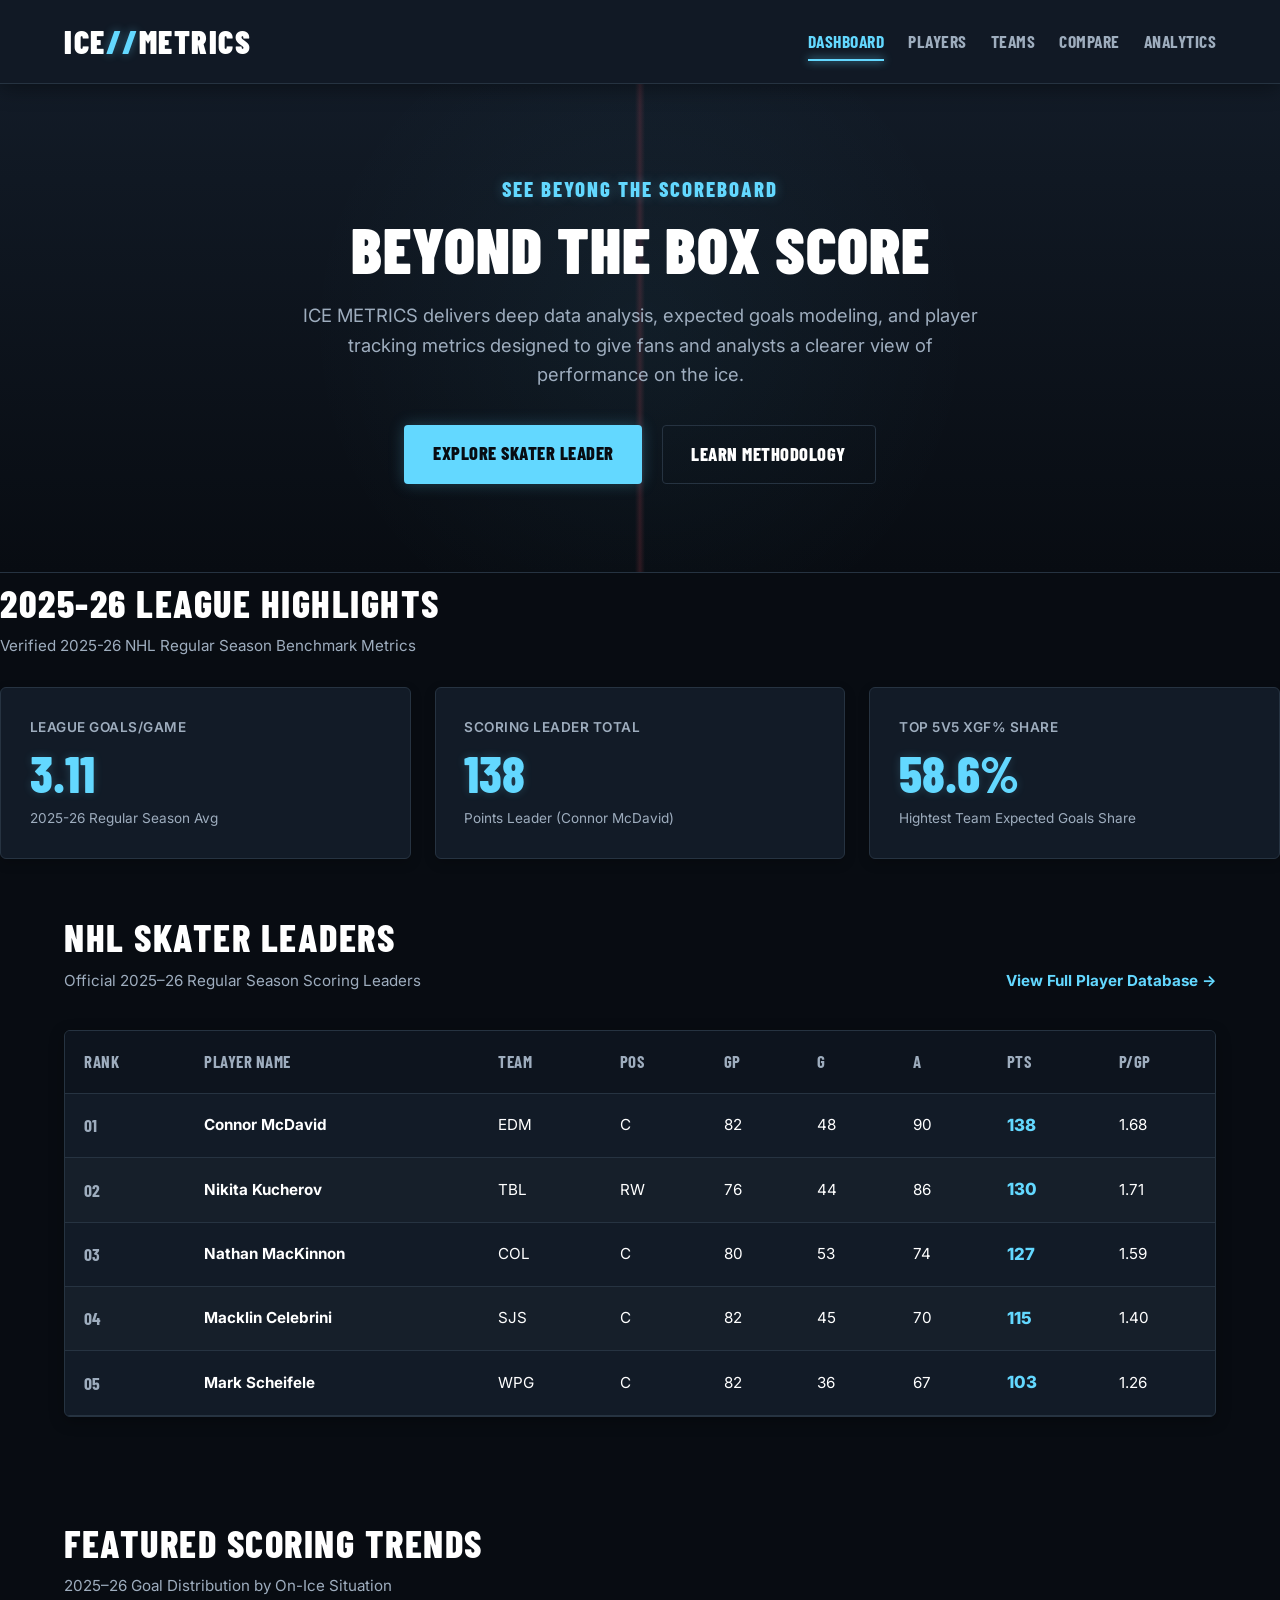
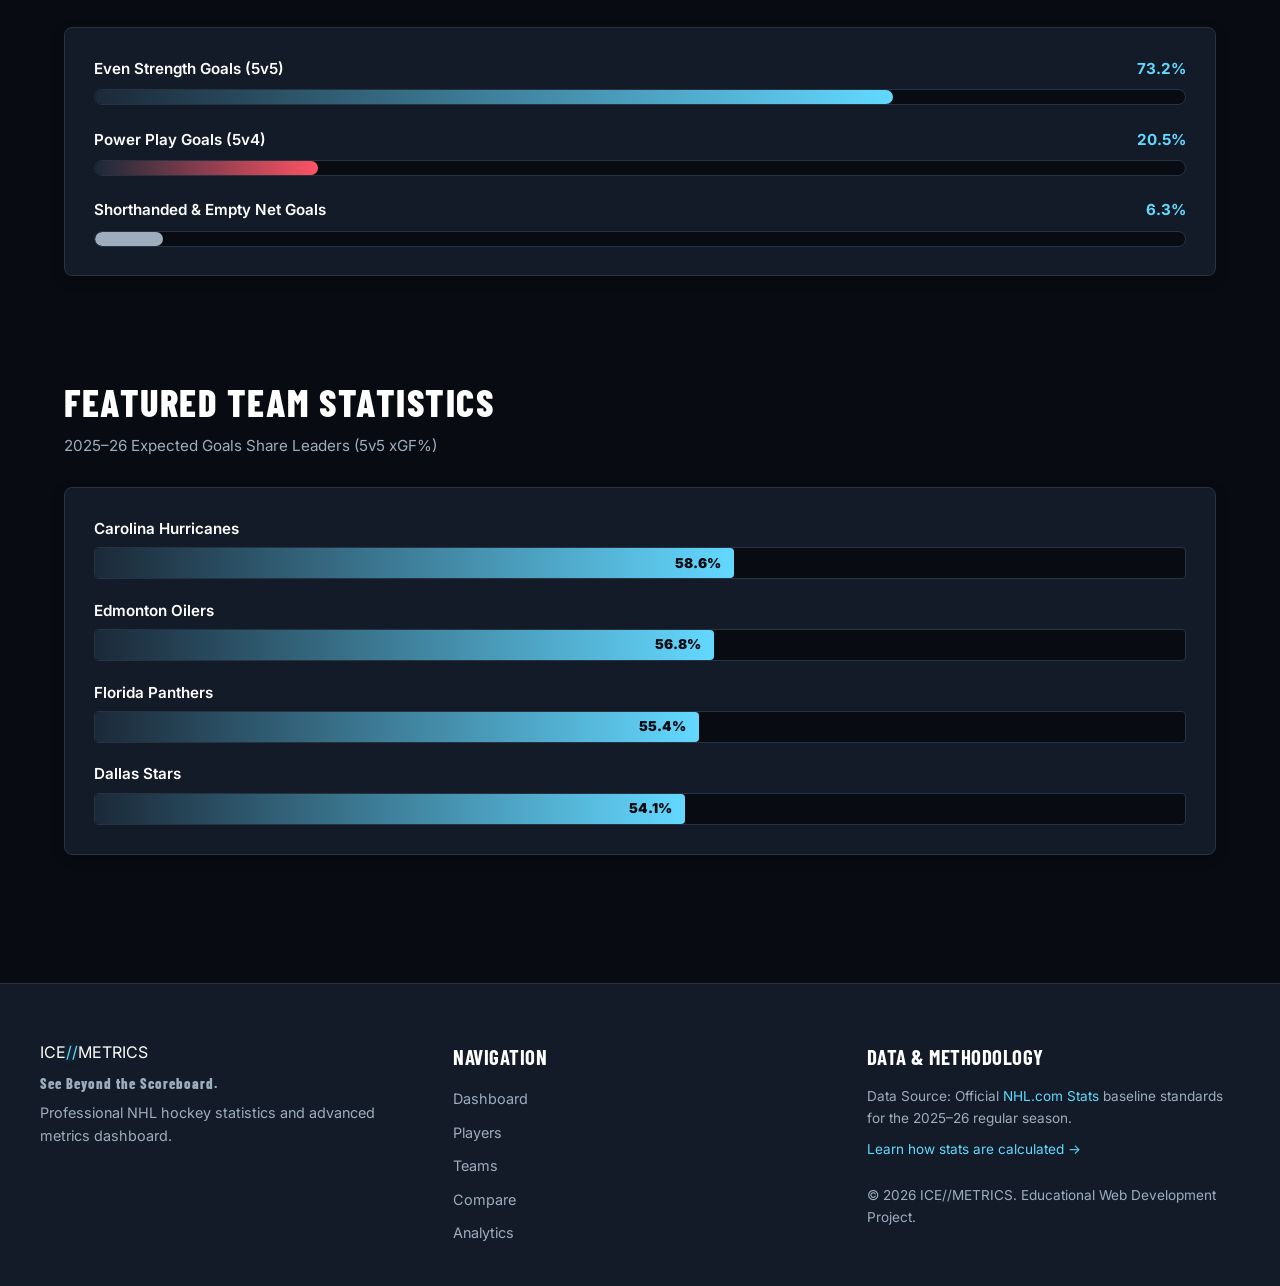
<file: index.html>
<!DOCTYPE html>
<html lang="en">
    <head>
        <meta charset="UTF-8" />
        <meta name="viewport" content="width=device-width, initial-scale=1.0">
        <title>ICE METRICS - See Beyond the Scoreboard</title>
        
        <link rel="preconnect" href="https://fonts.googleapis.com">
        <link rel="preconnect" href="https://fonts.gstatic.com" crossorigin> 
        <link href="https://fonts.googleapis.com/css2?family=Barlow+Condensed:wght@600;700;800;900&family=Inter:wght@400;500;600;700&display=swap" rel="stylesheet">
   
       <link rel="stylesheet" href="styles.css">
     </head>
    <body>
        
        <!-- STICKY HEADER & NAVIGATION BAR -->
<header class="site-header">
    <div class="header-container">
        <!-- Brand Logo -->
        <a href="index.html" class="brand-logo">
            <span class="logo-text">ICE<span class="accent-blue">//</span>METRICS</span>
        </a>
        
        <!-- Shared Navigation Links Structure -->
        <nav class="main-nav">
            <ul>
                <li><a href="index.html" class="nav-link active">Dashboard</a></li>
                <li><a href="players.html" class="nav-link">Players</a></li>
                <li><a href="teams.html" class="nav-link">Teams</a></li>
                <li><a href="compare.html" class="nav-link">Compare</a></li>
                <li><a href="analytics.html" class="nav-link">Analytics</a></li>
            </ul>
        </nav>
    </div>
</header>
        
        <!-- Main Content Area -->
        <main>
            
            <!-- HERO SECTION WITH ICE-RINK BACLGROUND PATTERN -->
            <section class="hero-section" id="hero">
               <div class="hero-content">
                   <span class="hero-tagline">SEE BEYONG THE SCOREBOARD</span>
                   <h1 class="hero-title">BEYOND THE BOX SCORE</h1>
                   <p class="hero-description">
                       ICE METRICS delivers deep data analysis, expected goals modeling, and player tracking metrics designed to give fans and analysts a clearer view of performance on the ice.
                   </p>
                   <div class="hero-buttons">
                       <a href="#leaderboard" class="btn btn-primary">Explore Skater Leader</a>
                       <a href="analytics.html" class="btn btn-secondary">Learn Methodology</a>
                   </div>
               </div>
            </section>
            
            <!-- SECTION 1: STATISTICAL OVERVIEW CARDS -->
            <section class="section-contaner">
                <h2 class="section-title">2025-26 League Highlights</h2>
                <p class="section-subtitle">Verified 2025-26 NHL Regular Season Benchmark Metrics</p>
                
                <div class="stats-grid">
                <!--Overview Card 1 -->
                <div class="stat-card">
                    <span class="stat-label">League Goals/Game</span>
                    <span class="stat-number">3.11</span>
                    <span class="stat-detail">2025-26 Regular Season Avg</span>
                </div>
                
                <!-- Overview Card 2 -->
                <div class="stat-card">
                    <span class="stat-label">Scoring Leader Total</span>
                    <span class="stat-number">138</span>
                    <span class="stat-detail">Points Leader (Connor McDavid)</span>
                </div>
                
                <!-- Overview Card 4 -->
                <div class="stat-card">
                    <span class="stat-label">Top 5v5 xGF% Share</span>
                    <span class="stat-number">58.6%</span>
                    <span class="stat-detail">Hightest Team Expected Goals Share</span>
                </div>
            </div>
            </section>
            
            <!-- SECTION 2: NHL PLAYER LEADERBOARD TABLE -->
        <section class="section-container" id="leaderboard">
            <div class="section-header-flex">
                <div>
                    <h2 class="section-title">NHL Skater Leaders</h2>
                    <p class="section-subtitle">Official 2025–26 Regular Season Scoring Leaders</p>
                </div>
                <a href="players.html" class="view-all-link">View Full Player Database &rarr;</a>
            </div>

            <div class="table-wrapper">
                <table class="data-table">
                    <thead>
                        <tr>
                            <th>Rank</th>
                            <th>Player Name</th>
                            <th>Team</th>
                            <th>Pos</th>
                            <th>GP</th>
                            <th>G</th>
                            <th>A</th>
                            <th>PTS</th>
                            <th>P/GP</th>
                        </tr>
                    </thead>
                    <tbody>
                        <!-- Verified 2025-26 NHL Regular Season Player Data -->
                        <tr>
                            <td class="rank-cell">01</td>
                            <td class="player-cell"><strong>Connor McDavid</strong></td>
                            <td>EDM</td>
                            <td>C</td>
                            <td>82</td>
                            <td>48</td>
                            <td>90</td>
                            <td class="highlight-cell">138</td>
                            <td>1.68</td>
                        </tr>
                        <tr>
                            <td class="rank-cell">02</td>
                            <td class="player-cell"><strong>Nikita Kucherov</strong></td>
                            <td>TBL</td>
                            <td>RW</td>
                            <td>76</td>
                            <td>44</td>
                            <td>86</td>
                            <td class="highlight-cell">130</td>
                            <td>1.71</td>
                        </tr>
                        <tr>
                            <td class="rank-cell">03</td>
                            <td class="player-cell"><strong>Nathan MacKinnon</strong></td>
                            <td>COL</td>
                            <td>C</td>
                            <td>80</td>
                            <td>53</td>
                            <td>74</td>
                            <td class="highlight-cell">127</td>
                            <td>1.59</td>
                        </tr>
                        <tr>
                            <td class="rank-cell">04</td>
                            <td class="player-cell"><strong>Macklin Celebrini</strong></td>
                            <td>SJS</td>
                            <td>C</td>
                            <td>82</td>
                            <td>45</td>
                            <td>70</td>
                            <td class="highlight-cell">115</td>
                            <td>1.40</td>
                        </tr>
                        <tr>
                            <td class="rank-cell">05</td>
                            <td class="player-cell"><strong>Mark Scheifele</strong></td>
                            <td>WPG</td>
                            <td>C</td>
                            <td>82</td>
                            <td>36</td>
                            <td>67</td>
                            <td class="highlight-cell">103</td>
                            <td>1.26</td>
                        </tr>
                    </tbody>
                </table>
            </div>
        </section>

        <!-- SECTION 3: FEATURED SCORING TRENDS (CSS PROGRESS BARS) -->
        <section class="section-container">
            <h2 class="section-title">Featured Scoring Trends</h2>
            <p class="section-subtitle">2025–26 Goal Distribution by On-Ice Situation</p>

            <div class="card-panel">
                <div class="trend-item">
                    <div class="trend-info">
                        <span class="trend-label">Even Strength Goals (5v5)</span>
                        <span class="trend-value">73.2%</span>
                    </div>
                    <div class="progress-bar-container">
                        <div class="progress-bar-fill fill-blue" style="width: 73.2%;"></div>
                    </div>
                </div>

                <div class="trend-item">
                    <div class="trend-info">
                        <span class="trend-label">Power Play Goals (5v4)</span>
                        <span class="trend-value">20.5%</span>
                    </div>
                    <div class="progress-bar-container">
                        <div class="progress-bar-fill fill-red" style="width: 20.5%;"></div>
                    </div>
                </div>

                <div class="trend-item">
                    <div class="trend-info">
                        <span class="trend-label">Shorthanded & Empty Net Goals</span>
                        <span class="trend-value">6.3%</span>
                    </div>
                    <div class="progress-bar-container">
                        <div class="progress-bar-fill fill-slate" style="width: 6.3%;"></div>
                    </div>
                </div>
            </div>
        </section>

        <!-- SECTION 4: FEATURED TEAM STATISTICS (CSS HORIZONTAL BAR CHART) -->
        <section class="section-container">
            <h2 class="section-title">Featured Team Statistics</h2>
            <p class="section-subtitle">2025–26 Expected Goals Share Leaders (5v5 xGF%)</p>

            <div class="card-panel">
                <div class="chart-container">
                    <div class="chart-row">
                        <div class="chart-label">Carolina Hurricanes</div>
                        <div class="chart-bar-wrapper">
                            <div class="chart-bar" style="width: 58.6%;">
                                <span class="chart-value">58.6%</span>
                            </div>
                        </div>
                    </div>

                    <div class="chart-row">
                        <div class="chart-label">Edmonton Oilers</div>
                        <div class="chart-bar-wrapper">
                            <div class="chart-bar" style="width: 56.8%;">
                                <span class="chart-value">56.8%</span>
                            </div>
                        </div>
                    </div>

                    <div class="chart-row">
                        <div class="chart-label">Florida Panthers</div>
                        <div class="chart-bar-wrapper">
                            <div class="chart-bar" style="width: 55.4%;">
                                <span class="chart-value">55.4%</span>
                            </div>
                        </div>
                    </div>

                    <div class="chart-row">
                        <div class="chart-label">Dallas Stars</div>
                        <div class="chart-bar-wrapper">
                            <div class="chart-bar" style="width: 54.1%;">
                                <span class="chart-value">54.1%</span>
                            </div>
                        </div>
                    </div>
                </div>
            </div>
        </section>
        </main>
        <!-- Footer -->
        <footer class="site-footer">
        <div class="footer-container">
            <div class="footer-brand">
                <span class="logo-text">ICE<span class="accent-blue">//</span>METRICS</span>
                <p class="tagline">See Beyond the Scoreboard.</p>
                <p>Professional NHL hockey statistics and advanced metrics dashboard.</p>
            </div>
            
            <div class="footer-links">
                <h4>Navigation</h4>
                <ul>
                    <li><a href="index.html">Dashboard</a></li>
                    <li><a href="players.html">Players</a></li>
                    <li><a href="teams.html">Teams</a></li>
                    <li><a href="compare.html">Compare</a></li>
                    <li><a href="analytics.html">Analytics</a></li>
                </ul>
            </div>

            <div class="footer-credits">
                <h4>Data & Methodology</h4>
                <p>Data Source: Official <a href="https://www.nhl.com/stats" target="_blank" rel="noopener">NHL.com Stats</a> baseline standards for the 2025–26 regular season.</p>
                <p><a href="analytics.html">Learn how stats are calculated &rarr;</a></p>
                <p class="copyright">&copy; 2026 ICE//METRICS. Educational Web Development Project.</p>
            </div>
        </div>
    </footer>
    </body>
</html>
</file>
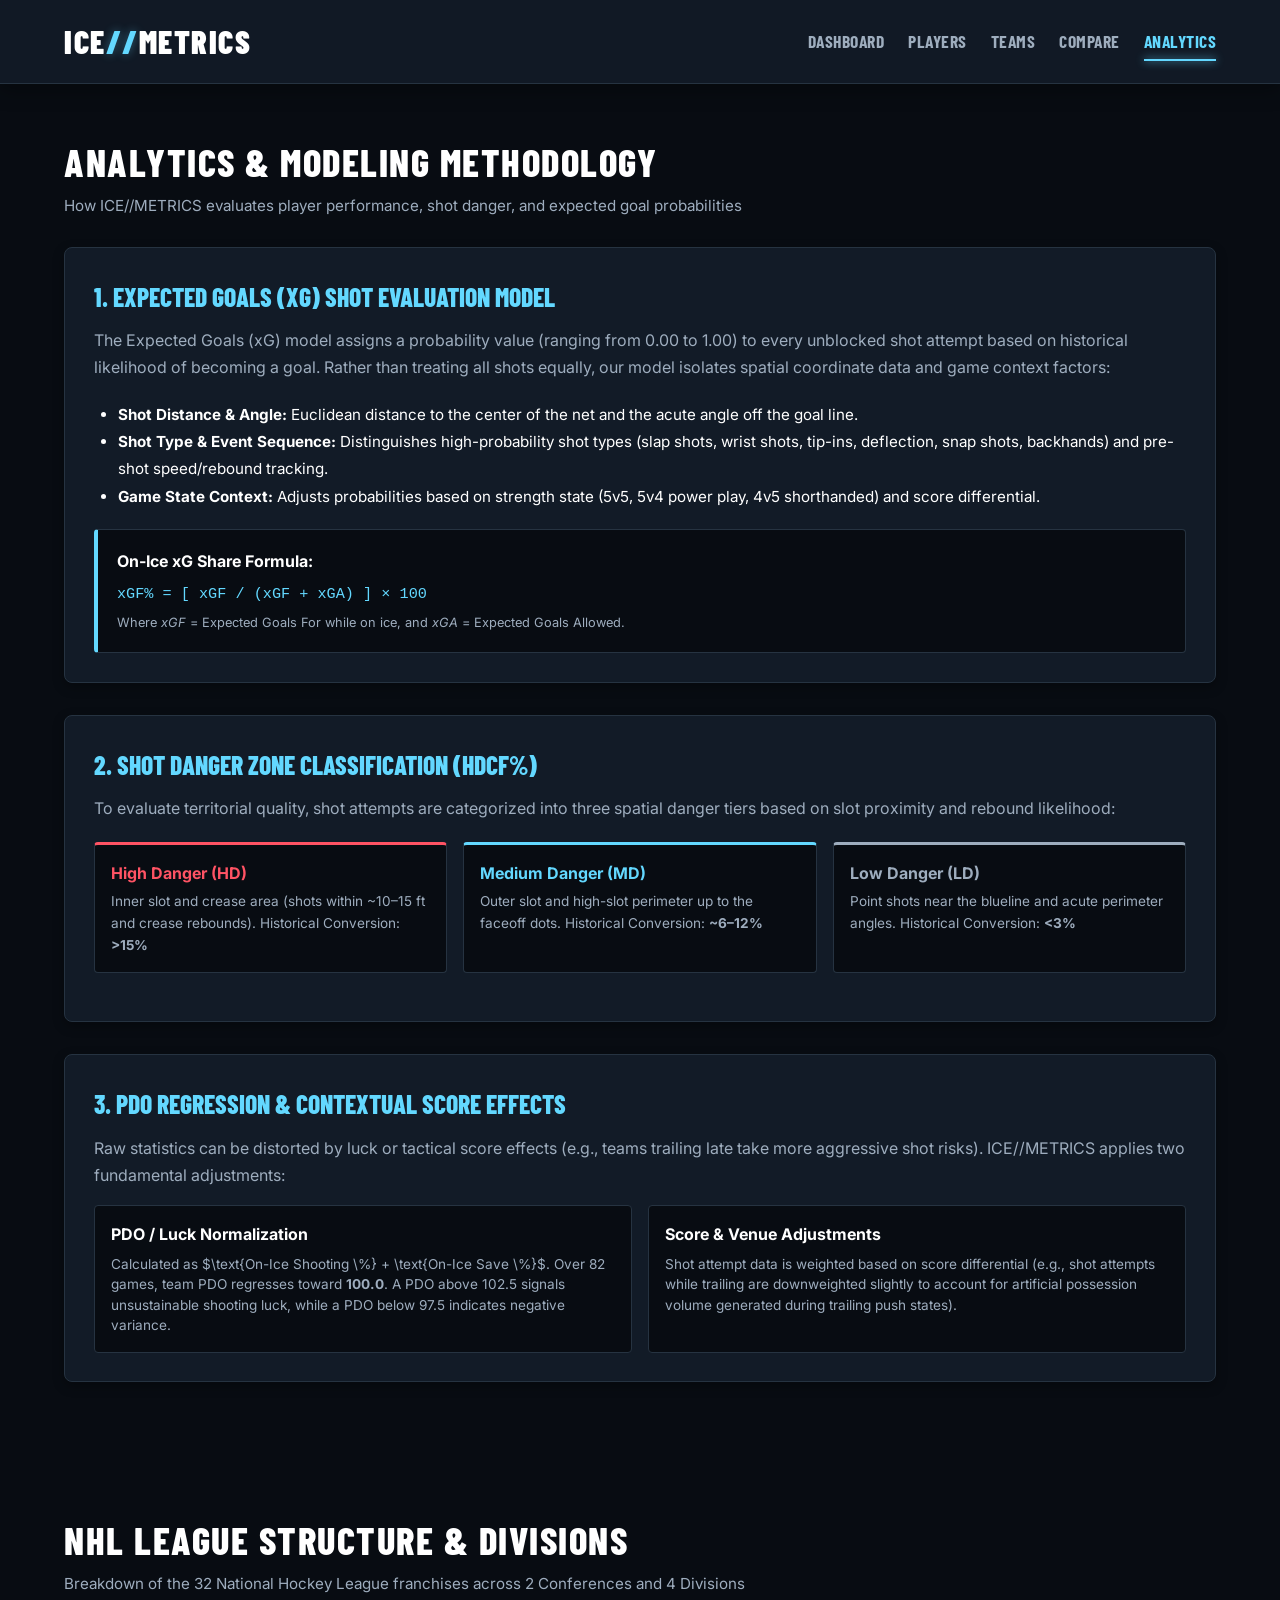
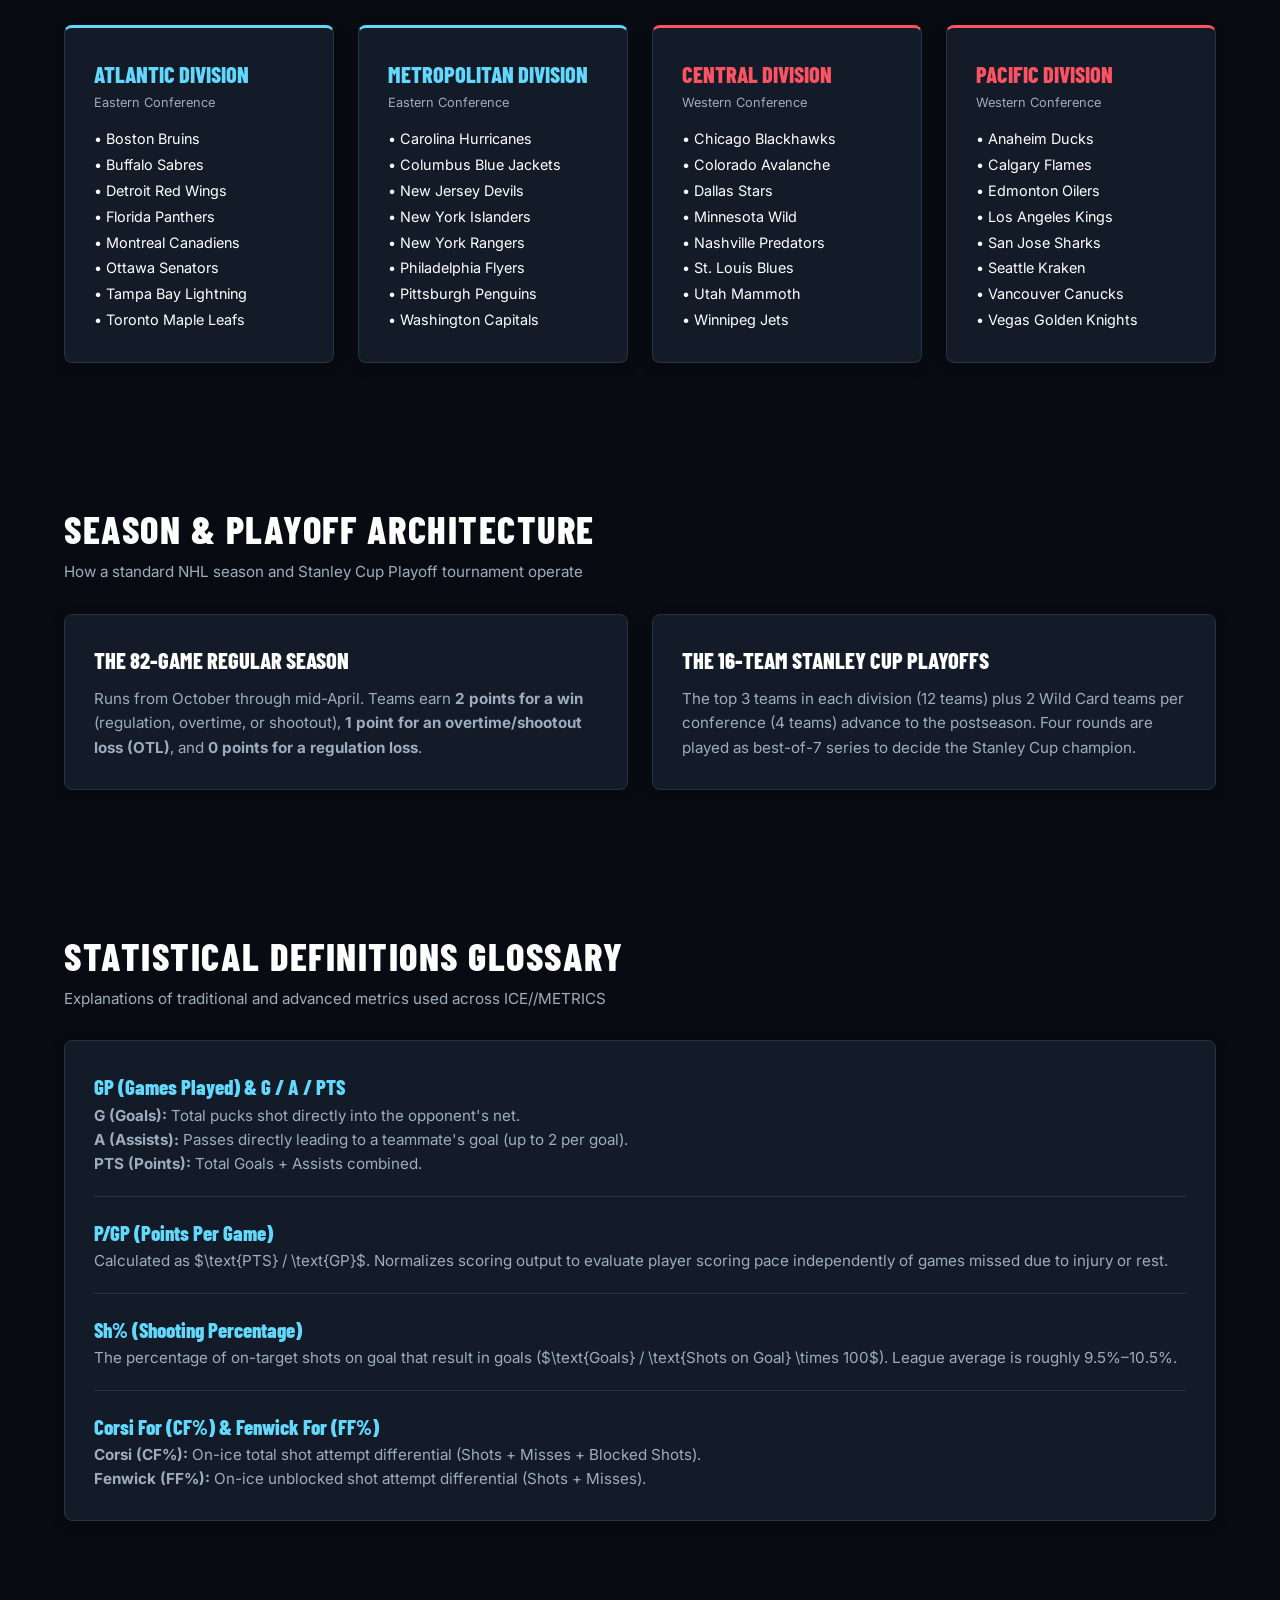
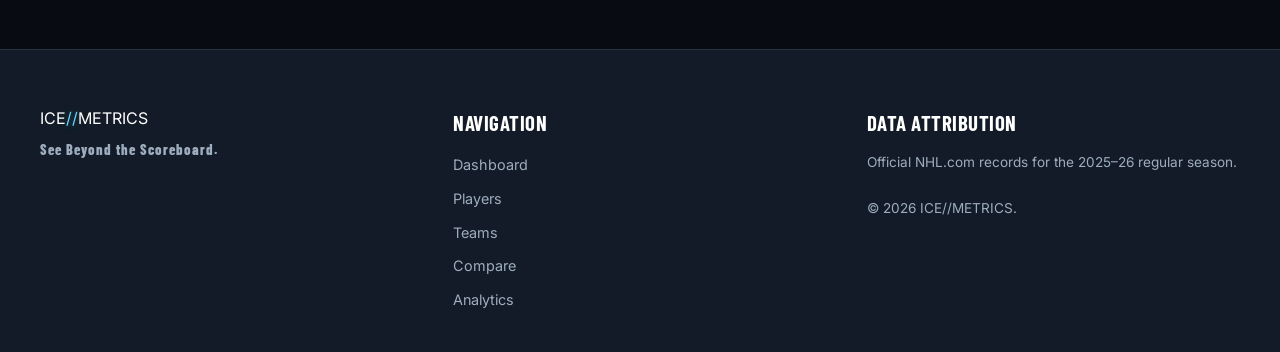
<file: analytics.html>
<!DOCTYPE html>
<html lang="en">
<head>
    <meta charset="UTF-8">
    <meta name="viewport" content="width=device-width, initial-scale=1.0">
    <title>ICE//METRICS — Advanced Analytics Methodology & Glossary</title>
    <link rel="preconnect" href="https://fonts.googleapis.com">
    <link rel="preconnect" href="https://fonts.gstatic.com" crossorigin>
    <link href="https://fonts.googleapis.com/css2?family=Barlow+Condensed:wght@600;700;800;900&family=Inter:wght@400;500;600;700&display=swap" rel="stylesheet">
    <link rel="stylesheet" href="styles.css">
</head>
<body>

    <!-- STICKY HEADER & NAVIGATION -->
    <header class="site-header">
        <div class="header-container">
            <a href="index.html" class="brand-logo">
                <span class="logo-text">ICE<span class="accent-blue">//</span>METRICS</span>
            </a>
            <nav class="main-nav">
                <ul>
                    <li><a href="index.html" class="nav-link">Dashboard</a></li>
                    <li><a href="players.html" class="nav-link">Players</a></li>
                    <li><a href="teams.html" class="nav-link">Teams</a></li>
                    <li><a href="compare.html" class="nav-link">Compare</a></li>
                    <li><a href="analytics.html" class="nav-link active">Analytics</a></li>
                </ul>
            </nav>
        </div>
    </header>

    <main>
        <!-- SECTION 1: DEEP-DIVE ANALYTICS METHODOLOGY -->
        <section class="section-container">
            <h1 class="section-title">Analytics & Modeling Methodology</h1>
            <p class="section-subtitle">How ICE//METRICS evaluates player performance, shot danger, and expected goal probabilities</p>

            <!-- METHODOLOGY CARD 1: EXPECTED GOALS MODEL -->
            <div class="card-panel" style="margin-bottom: 2rem;">
                <h2 style="font-family: var(--font-heading); font-size: 1.6rem; font-weight: 800; color: var(--accent-blue); margin-bottom: 0.6rem; text-transform: uppercase;">1. Expected Goals (xG) Shot Evaluation Model</h2>
                <p style="color: var(--text-secondary); line-height: 1.7; margin-bottom: 1.2rem;">
                    The Expected Goals (xG) model assigns a probability value (ranging from 0.00 to 1.00) to every unblocked shot attempt based on historical likelihood of becoming a goal. Rather than treating all shots equally, our model isolates spatial coordinate data and game context factors:
                </p>
                <ul style="color: var(--text-primary); line-height: 1.8; margin-left: 1.5rem; margin-bottom: 1.2rem; font-size: 0.95rem;">
                    <li><strong>Shot Distance & Angle:</strong> Euclidean distance to the center of the net and the acute angle off the goal line.</li>
                    <li><strong>Shot Type & Event Sequence:</strong> Distinguishes high-probability shot types (slap shots, wrist shots, tip-ins, deflection, snap shots, backhands) and pre-shot speed/rebound tracking.</li>
                    <li><strong>Game State Context:</strong> Adjusts probabilities based on strength state (5v5, 5v4 power play, 4v5 shorthanded) and score differential.</li>
                </ul>
                <div style="background-color: var(--bg-main); padding: 1.2rem; border-radius: 4px; border: 1px solid var(--border-color); border-left: 4px solid var(--accent-blue);">
                    <strong style="color: var(--text-primary); display: block; margin-bottom: 0.3rem;">On-Ice xG Share Formula:</strong>
                    <code style="color: var(--accent-blue); font-family: monospace; font-size: 0.95rem;">xGF% = [ xGF / (xGF + xGA) ] × 100</code>
                    <p style="color: var(--text-secondary); font-size: 0.8rem; margin-top: 0.4rem;">Where <em>xGF</em> = Expected Goals For while on ice, and <em>xGA</em> = Expected Goals Allowed.</p>
                </div>
            </div>

            <!-- METHODOLOGY CARD 2: SHOT DANGER ZONES & HDCF% -->
            <div class="card-panel" style="margin-bottom: 2rem;">
                <h2 style="font-family: var(--font-heading); font-size: 1.6rem; font-weight: 800; color: var(--accent-blue); margin-bottom: 0.6rem; text-transform: uppercase;">2. Shot Danger Zone Classification (HDCF%)</h2>
                <p style="color: var(--text-secondary); line-height: 1.7; margin-bottom: 1.2rem;">
                    To evaluate territorial quality, shot attempts are categorized into three spatial danger tiers based on slot proximity and rebound likelihood:
                </p>
                <div style="display: grid; grid-template-columns: repeat(auto-fit, minmax(220px, 1fr)); gap: 1rem; margin-bottom: 1.2rem;">
                    <div style="background: var(--bg-main); padding: 1rem; border-radius: 4px; border: 1px solid var(--border-color); border-top: 3px solid var(--accent-red);">
                        <strong style="color: var(--accent-red); display: block; margin-bottom: 0.3rem;">High Danger (HD)</strong>
                        <p style="font-size: 0.85rem; color: var(--text-secondary);">Inner slot and crease area (shots within ~10–15 ft and crease rebounds). Historical Conversion: <strong>>15%</strong></p>
                    </div>
                    <div style="background: var(--bg-main); padding: 1rem; border-radius: 4px; border: 1px solid var(--border-color); border-top: 3px solid var(--accent-blue);">
                        <strong style="color: var(--accent-blue); display: block; margin-bottom: 0.3rem;">Medium Danger (MD)</strong>
                        <p style="font-size: 0.85rem; color: var(--text-secondary);">Outer slot and high-slot perimeter up to the faceoff dots. Historical Conversion: <strong>~6–12%</strong></p>
                    </div>
                    <div style="background: var(--bg-main); padding: 1rem; border-radius: 4px; border: 1px solid var(--border-color); border-top: 3px solid var(--text-secondary);">
                        <strong style="color: var(--text-secondary); display: block; margin-bottom: 0.3rem;">Low Danger (LD)</strong>
                        <p style="font-size: 0.85rem; color: var(--text-secondary);">Point shots near the blueline and acute perimeter angles. Historical Conversion: <strong><3%</strong></p>
                    </div>
                </div>
            </div>

            <!-- METHODOLOGY CARD 3: REGRESSION & CONTEXTUAL ADJUSTMENTS -->
            <div class="card-panel" style="margin-bottom: 2rem;">
                <h2 style="font-family: var(--font-heading); font-size: 1.6rem; font-weight: 800; color: var(--accent-blue); margin-bottom: 0.6rem; text-transform: uppercase;">3. PDO Regression & Contextual Score Effects</h2>
                <p style="color: var(--text-secondary); line-height: 1.7; margin-bottom: 1rem;">
                    Raw statistics can be distorted by luck or tactical score effects (e.g., teams trailing late take more aggressive shot risks). ICE//METRICS applies two fundamental adjustments:
                </p>
                <div style="display: grid; grid-template-columns: repeat(auto-fit, minmax(280px, 1fr)); gap: 1rem;">
                    <div style="background: var(--bg-main); padding: 1rem; border-radius: 4px; border: 1px solid var(--border-color);">
                        <strong style="color: var(--text-primary); display: block; margin-bottom: 0.4rem;">PDO / Luck Normalization</strong>
                        <p style="font-size: 0.85rem; color: var(--text-secondary); line-height: 1.5;">
                            Calculated as $\text{On-Ice Shooting \%} + \text{On-Ice Save \%}$. Over 82 games, team PDO regresses toward <strong>100.0</strong>. A PDO above 102.5 signals unsustainable shooting luck, while a PDO below 97.5 indicates negative variance.
                        </p>
                    </div>
                    <div style="background: var(--bg-main); padding: 1rem; border-radius: 4px; border: 1px solid var(--border-color);">
                        <strong style="color: var(--text-primary); display: block; margin-bottom: 0.4rem;">Score & Venue Adjustments</strong>
                        <p style="font-size: 0.85rem; color: var(--text-secondary); line-height: 1.5;">
                            Shot attempt data is weighted based on score differential (e.g., shot attempts while trailing are downweighted slightly to account for artificial possession volume generated during trailing push states).
                        </p>
                    </div>
                </div>
            </div>
        </section>

        <!-- SECTION 2: NHL STRUCTURE & DIVISIONS -->
        <section class="section-container">
            <h2 class="section-title">NHL League Structure & Divisions</h2>
            <p class="section-subtitle">Breakdown of the 32 National Hockey League franchises across 2 Conferences and 4 Divisions</p>

            <div style="display: grid; grid-template-columns: repeat(auto-fit, minmax(260px, 1fr)); gap: 1.5rem; margin-bottom: 2.5rem;">
                <!-- Atlantic Division -->
                <div class="card-panel" style="border-top: 3px solid var(--accent-blue);">
                    <h3 style="font-family: var(--font-heading); font-size: 1.4rem; font-weight: 800; color: var(--accent-blue); text-transform: uppercase;">Atlantic Division</h3>
                    <p style="font-size: 0.8rem; color: var(--text-secondary); margin-bottom: 0.8rem;">Eastern Conference</p>
                    <ul style="list-style: none; font-size: 0.9rem; line-height: 1.8; color: var(--text-primary);">
                        <li>• Boston Bruins</li>
                        <li>• Buffalo Sabres</li>
                        <li>• Detroit Red Wings</li>
                        <li>• Florida Panthers</li>
                        <li>• Montreal Canadiens</li>
                        <li>• Ottawa Senators</li>
                        <li>• Tampa Bay Lightning</li>
                        <li>• Toronto Maple Leafs</li>
                    </ul>
                </div>

                <!-- Metropolitan Division -->
                <div class="card-panel" style="border-top: 3px solid var(--accent-blue);">
                    <h3 style="font-family: var(--font-heading); font-size: 1.4rem; font-weight: 800; color: var(--accent-blue); text-transform: uppercase;">Metropolitan Division</h3>
                    <p style="font-size: 0.8rem; color: var(--text-secondary); margin-bottom: 0.8rem;">Eastern Conference</p>
                    <ul style="list-style: none; font-size: 0.9rem; line-height: 1.8; color: var(--text-primary);">
                        <li>• Carolina Hurricanes</li>
                        <li>• Columbus Blue Jackets</li>
                        <li>• New Jersey Devils</li>
                        <li>• New York Islanders</li>
                        <li>• New York Rangers</li>
                        <li>• Philadelphia Flyers</li>
                        <li>• Pittsburgh Penguins</li>
                        <li>• Washington Capitals</li>
                    </ul>
                </div>

                <!-- Central Division -->
                <div class="card-panel" style="border-top: 3px solid var(--accent-red);">
                    <h3 style="font-family: var(--font-heading); font-size: 1.4rem; font-weight: 800; color: var(--accent-red); text-transform: uppercase;">Central Division</h3>
                    <p style="font-size: 0.8rem; color: var(--text-secondary); margin-bottom: 0.8rem;">Western Conference</p>
                    <ul style="list-style: none; font-size: 0.9rem; line-height: 1.8; color: var(--text-primary);">
                        <li>• Chicago Blackhawks</li>
                        <li>• Colorado Avalanche</li>
                        <li>• Dallas Stars</li>
                        <li>• Minnesota Wild</li>
                        <li>• Nashville Predators</li>
                        <li>• St. Louis Blues</li>
                        <li>• Utah Mammoth</li>
                        <li>• Winnipeg Jets</li>
                    </ul>
                </div>

                <!-- Pacific Division -->
                <div class="card-panel" style="border-top: 3px solid var(--accent-red);">
                    <h3 style="font-family: var(--font-heading); font-size: 1.4rem; font-weight: 800; color: var(--accent-red); text-transform: uppercase;">Pacific Division</h3>
                    <p style="font-size: 0.8rem; color: var(--text-secondary); margin-bottom: 0.8rem;">Western Conference</p>
                    <ul style="list-style: none; font-size: 0.9rem; line-height: 1.8; color: var(--text-primary);">
                        <li>• Anaheim Ducks</li>
                        <li>• Calgary Flames</li>
                        <li>• Edmonton Oilers</li>
                        <li>• Los Angeles Kings</li>
                        <li>• San Jose Sharks</li>
                        <li>• Seattle Kraken</li>
                        <li>• Vancouver Canucks</li>
                        <li>• Vegas Golden Knights</li>
                    </ul>
                </div>
            </div>
        </section>

        <!-- SECTION 3: REGULAR SEASON & PLAYOFF FORMAT -->
        <section class="section-container">
            <h2 class="section-title">Season & Playoff Architecture</h2>
            <p class="section-subtitle">How a standard NHL season and Stanley Cup Playoff tournament operate</p>

            <div style="display: grid; grid-template-columns: repeat(auto-fit, minmax(300px, 1fr)); gap: 1.5rem; margin-bottom: 2.5rem;">
                <div class="card-panel">
                    <h3 style="font-family: var(--font-heading); font-size: 1.4rem; font-weight: 800; margin-bottom: 0.5rem; text-transform: uppercase;">The 82-Game Regular Season</h3>
                    <p style="color: var(--text-secondary); font-size: 0.95rem; line-height: 1.6;">
                        Runs from October through mid-April. Teams earn <strong>2 points for a win</strong> (regulation, overtime, or shootout), <strong>1 point for an overtime/shootout loss (OTL)</strong>, and <strong>0 points for a regulation loss</strong>.
                    </p>
                </div>

                <div class="card-panel">
                    <h3 style="font-family: var(--font-heading); font-size: 1.4rem; font-weight: 800; margin-bottom: 0.5rem; text-transform: uppercase;">The 16-Team Stanley Cup Playoffs</h3>
                    <p style="color: var(--text-secondary); font-size: 0.95rem; line-height: 1.6;">
                        The top 3 teams in each division (12 teams) plus 2 Wild Card teams per conference (4 teams) advance to the postseason. Four rounds are played as best-of-7 series to decide the Stanley Cup champion.
                    </p>
                </div>
            </div>
        </section>

        <!-- SECTION 4: STATISTICAL DEFINITIONS GLOSSARY -->
        <section class="section-container">
            <h2 class="section-title">Statistical Definitions Glossary</h2>
            <p class="section-subtitle">Explanations of traditional and advanced metrics used across ICE//METRICS</p>

            <div class="card-panel" style="display: flex; flex-direction: column; gap: 1.2rem;">
                <div>
                    <h3 style="color: var(--accent-blue); font-family: var(--font-heading); font-size: 1.3rem; font-weight: 800;">GP (Games Played) & G / A / PTS</h3>
                    <p style="color: var(--text-secondary); font-size: 0.95rem;">
                        <strong>G (Goals):</strong> Total pucks shot directly into the opponent's net.<br>
                        <strong>A (Assists):</strong> Passes directly leading to a teammate's goal (up to 2 per goal).<br>
                        <strong>PTS (Points):</strong> Total Goals + Assists combined.
                    </p>
                </div>

                <hr style="border: 0; border-top: 1px solid var(--border-color);">

                <div>
                    <h3 style="color: var(--accent-blue); font-family: var(--font-heading); font-size: 1.3rem; font-weight: 800;">P/GP (Points Per Game)</h3>
                    <p style="color: var(--text-secondary); font-size: 0.95rem;">
                        Calculated as $\text{PTS} / \text{GP}$. Normalizes scoring output to evaluate player scoring pace independently of games missed due to injury or rest.
                    </p>
                </div>

                <hr style="border: 0; border-top: 1px solid var(--border-color);">

                <div>
                    <h3 style="color: var(--accent-blue); font-family: var(--font-heading); font-size: 1.3rem; font-weight: 800;">Sh% (Shooting Percentage)</h3>
                    <p style="color: var(--text-secondary); font-size: 0.95rem;">
                        The percentage of on-target shots on goal that result in goals ($\text{Goals} / \text{Shots on Goal} \times 100$). League average is roughly 9.5%–10.5%.
                    </p>
                </div>

                <hr style="border: 0; border-top: 1px solid var(--border-color);">

                <div>
                    <h3 style="color: var(--accent-blue); font-family: var(--font-heading); font-size: 1.3rem; font-weight: 800;">Corsi For (CF%) & Fenwick For (FF%)</h3>
                    <p style="color: var(--text-secondary); font-size: 0.95rem;">
                        <strong>Corsi (CF%):</strong> On-ice total shot attempt differential (Shots + Misses + Blocked Shots).<br>
                        <strong>Fenwick (FF%):</strong> On-ice unblocked shot attempt differential (Shots + Misses).
                    </p>
                </div>
            </div>
        </section>
    </main>

    <!-- FOOTER -->
    <footer class="site-footer">
        <div class="footer-container">
            <div class="footer-brand">
                <span class="logo-text">ICE<span class="accent-blue">//</span>METRICS</span>
                <p class="tagline">See Beyond the Scoreboard.</p>
            </div>
            <div class="footer-links">
                <h4>Navigation</h4>
                <ul>
                    <li><a href="index.html">Dashboard</a></li>
                    <li><a href="players.html">Players</a></li>
                    <li><a href="teams.html">Teams</a></li>
                    <li><a href="compare.html">Compare</a></li>
                    <li><a href="analytics.html">Analytics</a></li>
                </ul>
            </div>
            <div class="footer-credits">
                <h4>Data Attribution</h4>
                <p>Official NHL.com records for the 2025–26 regular season.</p>
                <p class="copyright">&copy; 2026 ICE//METRICS.</p>
            </div>
        </div>
    </footer>
</body>
</html>
</file>
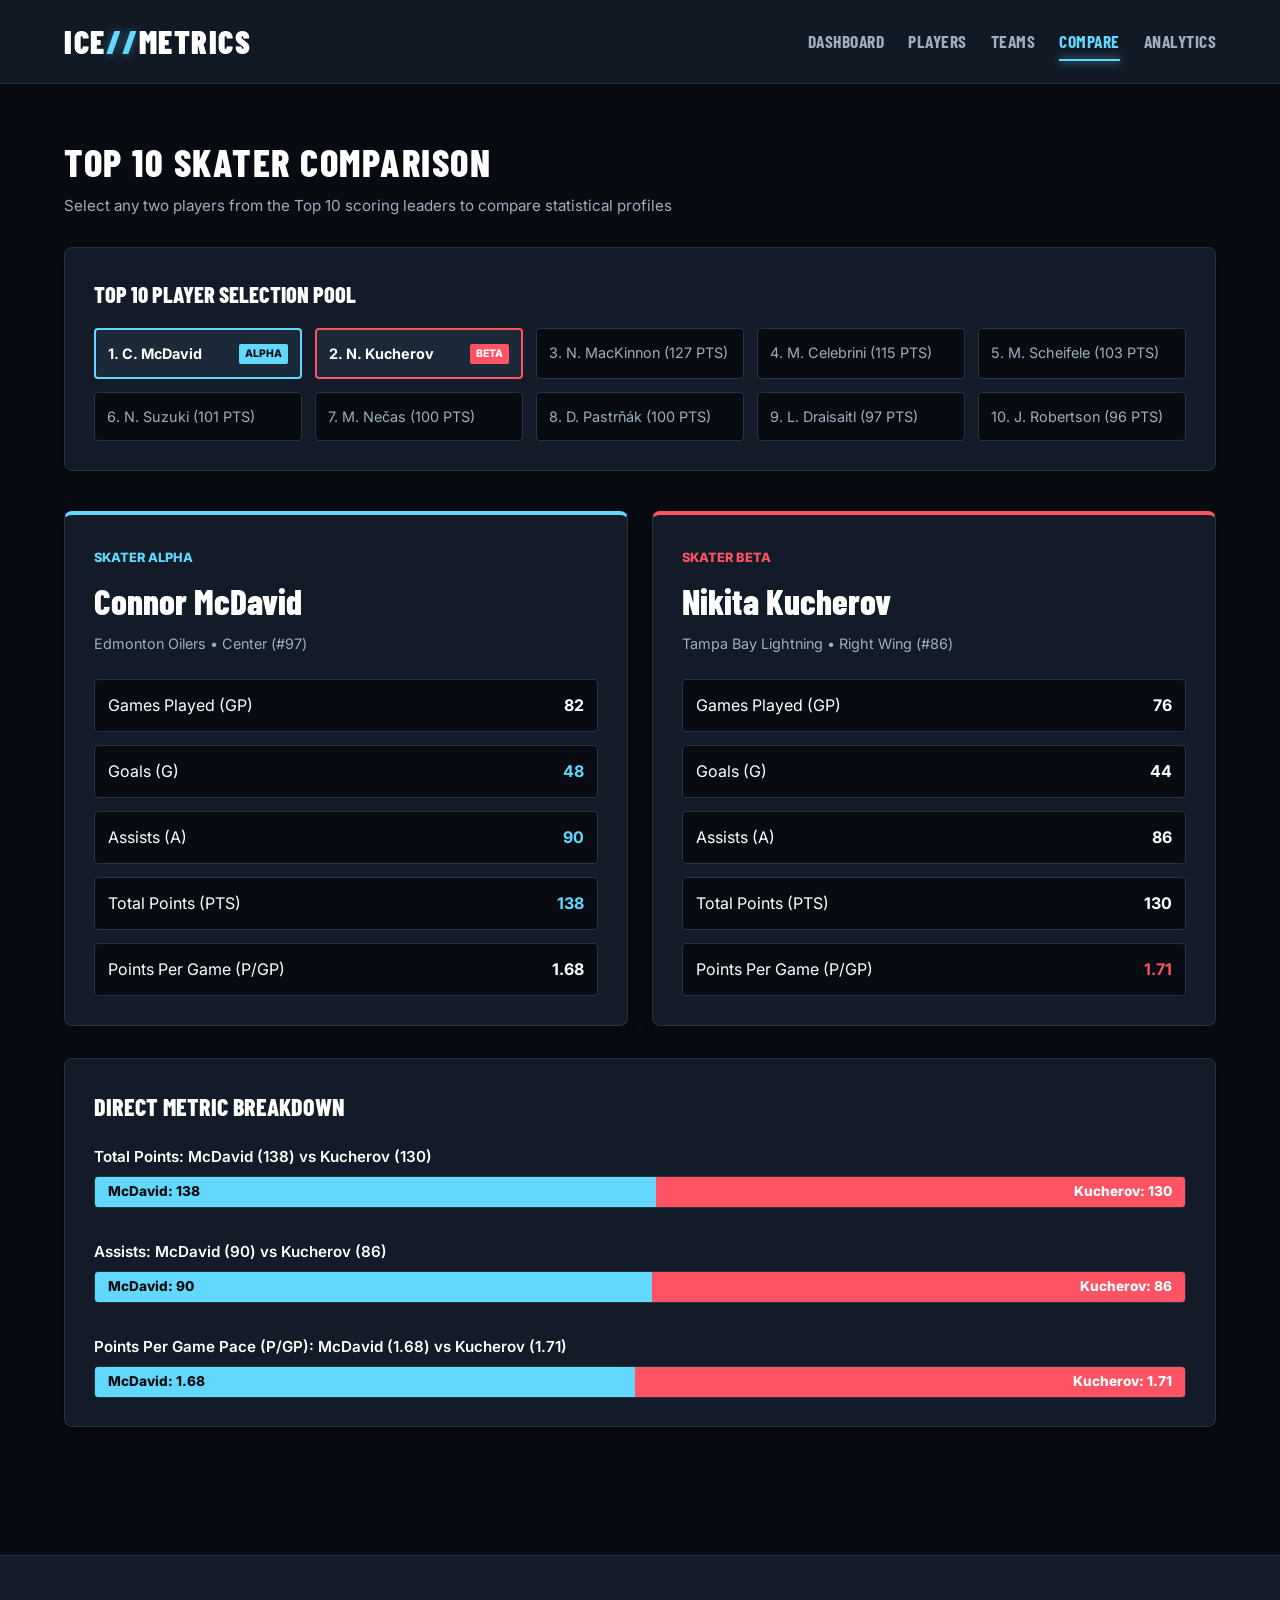
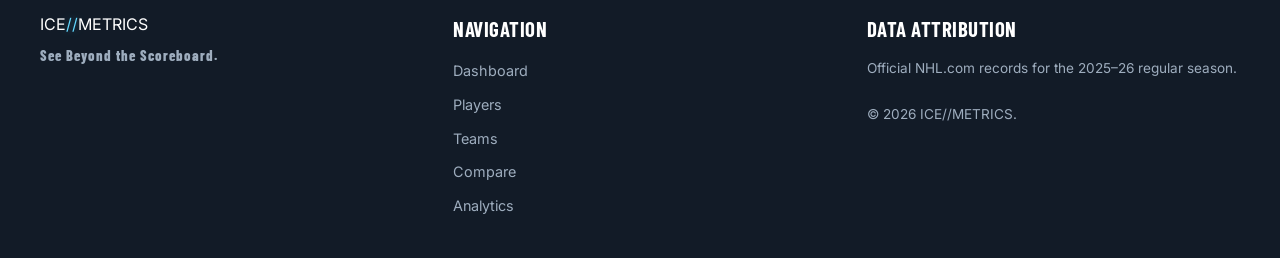
<file: compare.html>
<!DOCTYPE html>
<html lang="en">
<head>
    <meta charset="UTF-8">
    <meta name="viewport" content="width=device-width, initial-scale=1.0">
    <title>ICE//METRICS — Player Head-to-Head Comparison</title>
    
    <!-- Google Fonts -->
    <link rel="preconnect" href="https://fonts.googleapis.com">
    <link rel="preconnect" href="https://fonts.gstatic.com" crossorigin>
    <link href="https://fonts.googleapis.com/css2?family=Barlow+Condensed:wght@600;700;800;900&family=Inter:wght@400;500;600;700&display=swap" rel="stylesheet">
    
    <!-- Shared CSS Stylesheet -->
    <link rel="stylesheet" href="styles.css">
</head>
<body>

    <!-- STICKY HEADER & NAVIGATION -->
    <header class="site-header">
        <div class="header-container">
            <a href="index.html" class="brand-logo">
                <span class="logo-text">ICE<span class="accent-blue">//</span>METRICS</span>
            </a>
            <nav class="main-nav">
                <ul>
                    <li><a href="index.html" class="nav-link">Dashboard</a></li>
                    <li><a href="players.html" class="nav-link">Players</a></li>
                    <li><a href="teams.html" class="nav-link">Teams</a></li>
                    <li><a href="compare.html" class="nav-link active">Compare</a></li>
                    <li><a href="analytics.html" class="nav-link">Analytics</a></li>
                </ul>
            </nav>
        </div>
    </header>

    <main>
        <!-- HEAD-TO-HEAD COMPARISON LAYOUT -->
        <section class="section-container">
            <h1 class="section-title">Top 10 Skater Comparison</h1>
            <p class="section-subtitle">Select any two players from the Top 10 scoring leaders to compare statistical profiles</p>

            <!-- TOP 10 SELECTABLE PLAYER POOL GRID -->
            <div class="card-panel" style="margin-bottom: 2.5rem;">
                <h2 style="font-family: var(--font-heading); font-size: 1.4rem; font-weight: 800; text-transform: uppercase; margin-bottom: 1rem;">Top 10 Player Selection Pool</h2>
                
                <div style="display: grid; grid-template-columns: repeat(auto-fit, minmax(200px, 1fr)); gap: 0.8rem;">
                    <!-- Player Option 1 (Selected Alpha) -->
                    <div style="background-color: var(--bg-hover); border: 2px solid var(--accent-blue); padding: 0.75rem; border-radius: 4px; display: flex; justify-content: space-between; align-items: center;">
                        <span style="font-weight: 700; font-size: 0.9rem;">1. C. McDavid</span>
                        <span style="background-color: var(--accent-blue); color: #080C12; font-size: 0.65rem; font-weight: 800; padding: 2px 6px; border-radius: 2px;">ALPHA</span>
                    </div>

                    <!-- Player Option 2 (Selected Beta) -->
                    <div style="background-color: var(--bg-hover); border: 2px solid var(--accent-red); padding: 0.75rem; border-radius: 4px; display: flex; justify-content: space-between; align-items: center;">
                        <span style="font-weight: 700; font-size: 0.9rem;">2. N. Kucherov</span>
                        <span style="background-color: var(--accent-red); color: #ffffff; font-size: 0.65rem; font-weight: 800; padding: 2px 6px; border-radius: 2px;">BETA</span>
                    </div>

                    <!-- Player Option 3 -->
                    <div style="background-color: var(--bg-main); border: 1px solid var(--border-color); padding: 0.75rem; border-radius: 4px; color: var(--text-secondary); font-size: 0.9rem;">
                        3. N. MacKinnon (127 PTS)
                    </div>

                    <!-- Player Option 4 -->
                    <div style="background-color: var(--bg-main); border: 1px solid var(--border-color); padding: 0.75rem; border-radius: 4px; color: var(--text-secondary); font-size: 0.9rem;">
                        4. M. Celebrini (115 PTS)
                    </div>

                    <!-- Player Option 5 -->
                    <div style="background-color: var(--bg-main); border: 1px solid var(--border-color); padding: 0.75rem; border-radius: 4px; color: var(--text-secondary); font-size: 0.9rem;">
                        5. M. Scheifele (103 PTS)
                    </div>

                    <!-- Player Option 6 -->
                    <div style="background-color: var(--bg-main); border: 1px solid var(--border-color); padding: 0.75rem; border-radius: 4px; color: var(--text-secondary); font-size: 0.9rem;">
                        6. N. Suzuki (101 PTS)
                    </div>

                    <!-- Player Option 7 -->
                    <div style="background-color: var(--bg-main); border: 1px solid var(--border-color); padding: 0.75rem; border-radius: 4px; color: var(--text-secondary); font-size: 0.9rem;">
                        7. M. Nečas (100 PTS)
                    </div>

                    <!-- Player Option 8 -->
                    <div style="background-color: var(--bg-main); border: 1px solid var(--border-color); padding: 0.75rem; border-radius: 4px; color: var(--text-secondary); font-size: 0.9rem;">
                        8. D. Pastrňák (100 PTS)
                    </div>

                    <!-- Player Option 9 -->
                    <div style="background-color: var(--bg-main); border: 1px solid var(--border-color); padding: 0.75rem; border-radius: 4px; color: var(--text-secondary); font-size: 0.9rem;">
                        9. L. Draisaitl (97 PTS)
                    </div>

                    <!-- Player Option 10 -->
                    <div style="background-color: var(--bg-main); border: 1px solid var(--border-color); padding: 0.75rem; border-radius: 4px; color: var(--text-secondary); font-size: 0.9rem;">
                        10. J. Robertson (96 PTS)
                    </div>
                </div>
            </div>

            <!-- COMPARISON HEAD-TO-HEAD CARDS -->
            <div style="display: grid; grid-template-columns: repeat(auto-fit, minmax(280px, 1fr)); gap: 1.5rem; margin-bottom: 2rem;">
                
                <!-- Player Alpha Card -->
                <div class="card-panel" style="border-top: 4px solid var(--accent-blue);">
                    <span style="color: var(--accent-blue); font-size: 0.8rem; font-weight: 800; text-transform: uppercase;">SKATER ALPHA</span>
                    <h2 style="font-family: var(--font-heading); font-size: 2.2rem; font-weight: 800; margin: 0.2rem 0;">Connor McDavid</h2>
                    <p style="color: var(--text-secondary); font-size: 0.9rem; margin-bottom: 1.5rem;">Edmonton Oilers • Center (#97)</p>
                    
                    <div style="display: flex; flex-direction: column; gap: 0.8rem;">
                        <div style="display: flex; justify-content: space-between; background-color: var(--bg-main); padding: 0.8rem; border-radius: 4px; border: 1px solid var(--border-color);">
                            <span>Games Played (GP)</span>
                            <strong>82</strong>
                        </div>
                        <div style="display: flex; justify-content: space-between; background-color: var(--bg-main); padding: 0.8rem; border-radius: 4px; border: 1px solid var(--border-color);">
                            <span>Goals (G)</span>
                            <strong style="color: var(--accent-blue);">48</strong>
                        </div>
                        <div style="display: flex; justify-content: space-between; background-color: var(--bg-main); padding: 0.8rem; border-radius: 4px; border: 1px solid var(--border-color);">
                            <span>Assists (A)</span>
                            <strong style="color: var(--accent-blue);">90</strong>
                        </div>
                        <div style="display: flex; justify-content: space-between; background-color: var(--bg-main); padding: 0.8rem; border-radius: 4px; border: 1px solid var(--border-color);">
                            <span>Total Points (PTS)</span>
                            <strong style="color: var(--accent-blue);">138</strong>
                        </div>
                        <div style="display: flex; justify-content: space-between; background-color: var(--bg-main); padding: 0.8rem; border-radius: 4px; border: 1px solid var(--border-color);">
                            <span>Points Per Game (P/GP)</span>
                            <strong>1.68</strong>
                        </div>
                    </div>
                </div>

                <!-- Player Beta Card -->
                <div class="card-panel" style="border-top: 4px solid var(--accent-red);">
                    <span style="color: var(--accent-red); font-size: 0.8rem; font-weight: 800; text-transform: uppercase;">SKATER BETA</span>
                    <h2 style="font-family: var(--font-heading); font-size: 2.2rem; font-weight: 800; margin: 0.2rem 0;">Nikita Kucherov</h2>
                    <p style="color: var(--text-secondary); font-size: 0.9rem; margin-bottom: 1.5rem;">Tampa Bay Lightning • Right Wing (#86)</p>
                    
                    <div style="display: flex; flex-direction: column; gap: 0.8rem;">
                        <div style="display: flex; justify-content: space-between; background-color: var(--bg-main); padding: 0.8rem; border-radius: 4px; border: 1px solid var(--border-color);">
                            <span>Games Played (GP)</span>
                            <strong>76</strong>
                        </div>
                        <div style="display: flex; justify-content: space-between; background-color: var(--bg-main); padding: 0.8rem; border-radius: 4px; border: 1px solid var(--border-color);">
                            <span>Goals (G)</span>
                            <strong>44</strong>
                        </div>
                        <div style="display: flex; justify-content: space-between; background-color: var(--bg-main); padding: 0.8rem; border-radius: 4px; border: 1px solid var(--border-color);">
                            <span>Assists (A)</span>
                            <strong>86</strong>
                        </div>
                        <div style="display: flex; justify-content: space-between; background-color: var(--bg-main); padding: 0.8rem; border-radius: 4px; border: 1px solid var(--border-color);">
                            <span>Total Points (PTS)</span>
                            <strong>130</strong>
                        </div>
                        <div style="display: flex; justify-content: space-between; background-color: var(--bg-main); padding: 0.8rem; border-radius: 4px; border: 1px solid var(--border-color);">
                            <span>Points Per Game (P/GP)</span>
                            <strong style="color: var(--accent-red);">1.71</strong>
                        </div>
                    </div>
                </div>

            </div>

            <!-- CSS COMPARISON BAR CHARTS -->
            <div class="card-panel">
                <h3 style="font-family: var(--font-heading); font-size: 1.5rem; font-weight: 800; margin-bottom: 1.2rem; text-transform: uppercase;">Direct Metric Breakdown</h3>
                
                <div class="chart-container">
                    <!-- Points -->
                    <div class="chart-row">
                        <div class="chart-label">Total Points: McDavid (138) vs Kucherov (130)</div>
                        <div class="chart-bar-wrapper" style="display: flex;">
                            <div style="background-color: var(--accent-blue); width: 51.5%; height: 100%; display: flex; align-items: center; padding-left: 0.8rem; color: #080C12; font-weight: 800; font-size: 0.85rem;">McDavid: 138</div>
                            <div style="background-color: var(--accent-red); width: 48.5%; height: 100%; display: flex; align-items: center; justify-content: flex-end; padding-right: 0.8rem; color: #ffffff; font-weight: 800; font-size: 0.85rem;">Kucherov: 130</div>
                        </div>
                    </div>

                    <!-- Assists -->
                    <div class="chart-row" style="margin-top: 0.8rem;">
                        <div class="chart-label">Assists: McDavid (90) vs Kucherov (86)</div>
                        <div class="chart-bar-wrapper" style="display: flex;">
                            <div style="background-color: var(--accent-blue); width: 51.1%; height: 100%; display: flex; align-items: center; padding-left: 0.8rem; color: #080C12; font-weight: 800; font-size: 0.85rem;">McDavid: 90</div>
                            <div style="background-color: var(--accent-red); width: 48.9%; height: 100%; display: flex; align-items: center; justify-content: flex-end; padding-right: 0.8rem; color: #ffffff; font-weight: 800; font-size: 0.85rem;">Kucherov: 86</div>
                        </div>
                    </div>

                    <!-- Points Per Game Pace -->
                    <div class="chart-row" style="margin-top: 0.8rem;">
                        <div class="chart-label">Points Per Game Pace (P/GP): McDavid (1.68) vs Kucherov (1.71)</div>
                        <div class="chart-bar-wrapper" style="display: flex;">
                            <div style="background-color: var(--accent-blue); width: 49.5%; height: 100%; display: flex; align-items: center; padding-left: 0.8rem; color: #080C12; font-weight: 800; font-size: 0.85rem;">McDavid: 1.68</div>
                            <div style="background-color: var(--accent-red); width: 50.5%; height: 100%; display: flex; align-items: center; justify-content: flex-end; padding-right: 0.8rem; color: #ffffff; font-weight: 800; font-size: 0.85rem;">Kucherov: 1.71</div>
                        </div>
                    </div>
                </div>
            </div>
        </section>
    </main>

    <!-- FOOTER -->
    <footer class="site-footer">
        <div class="footer-container">
            <div class="footer-brand">
                <span class="logo-text">ICE<span class="accent-blue">//</span>METRICS</span>
                <p class="tagline">See Beyond the Scoreboard.</p>
            </div>
            <div class="footer-links">
                <h4>Navigation</h4>
                <ul>
                    <li><a href="index.html">Dashboard</a></li>
                    <li><a href="players.html">Players</a></li>
                    <li><a href="teams.html">Teams</a></li>
                    <li><a href="compare.html">Compare</a></li>
                    <li><a href="analytics.html">Analytics</a></li>
                </ul>
            </div>
            <div class="footer-credits">
                <h4>Data Attribution</h4>
                <p>Official NHL.com records for the 2025–26 regular season.</p>
                <p class="copyright">&copy; 2026 ICE//METRICS.</p>
            </div>
        </div>
    </footer>
</body>
</html>
</file>
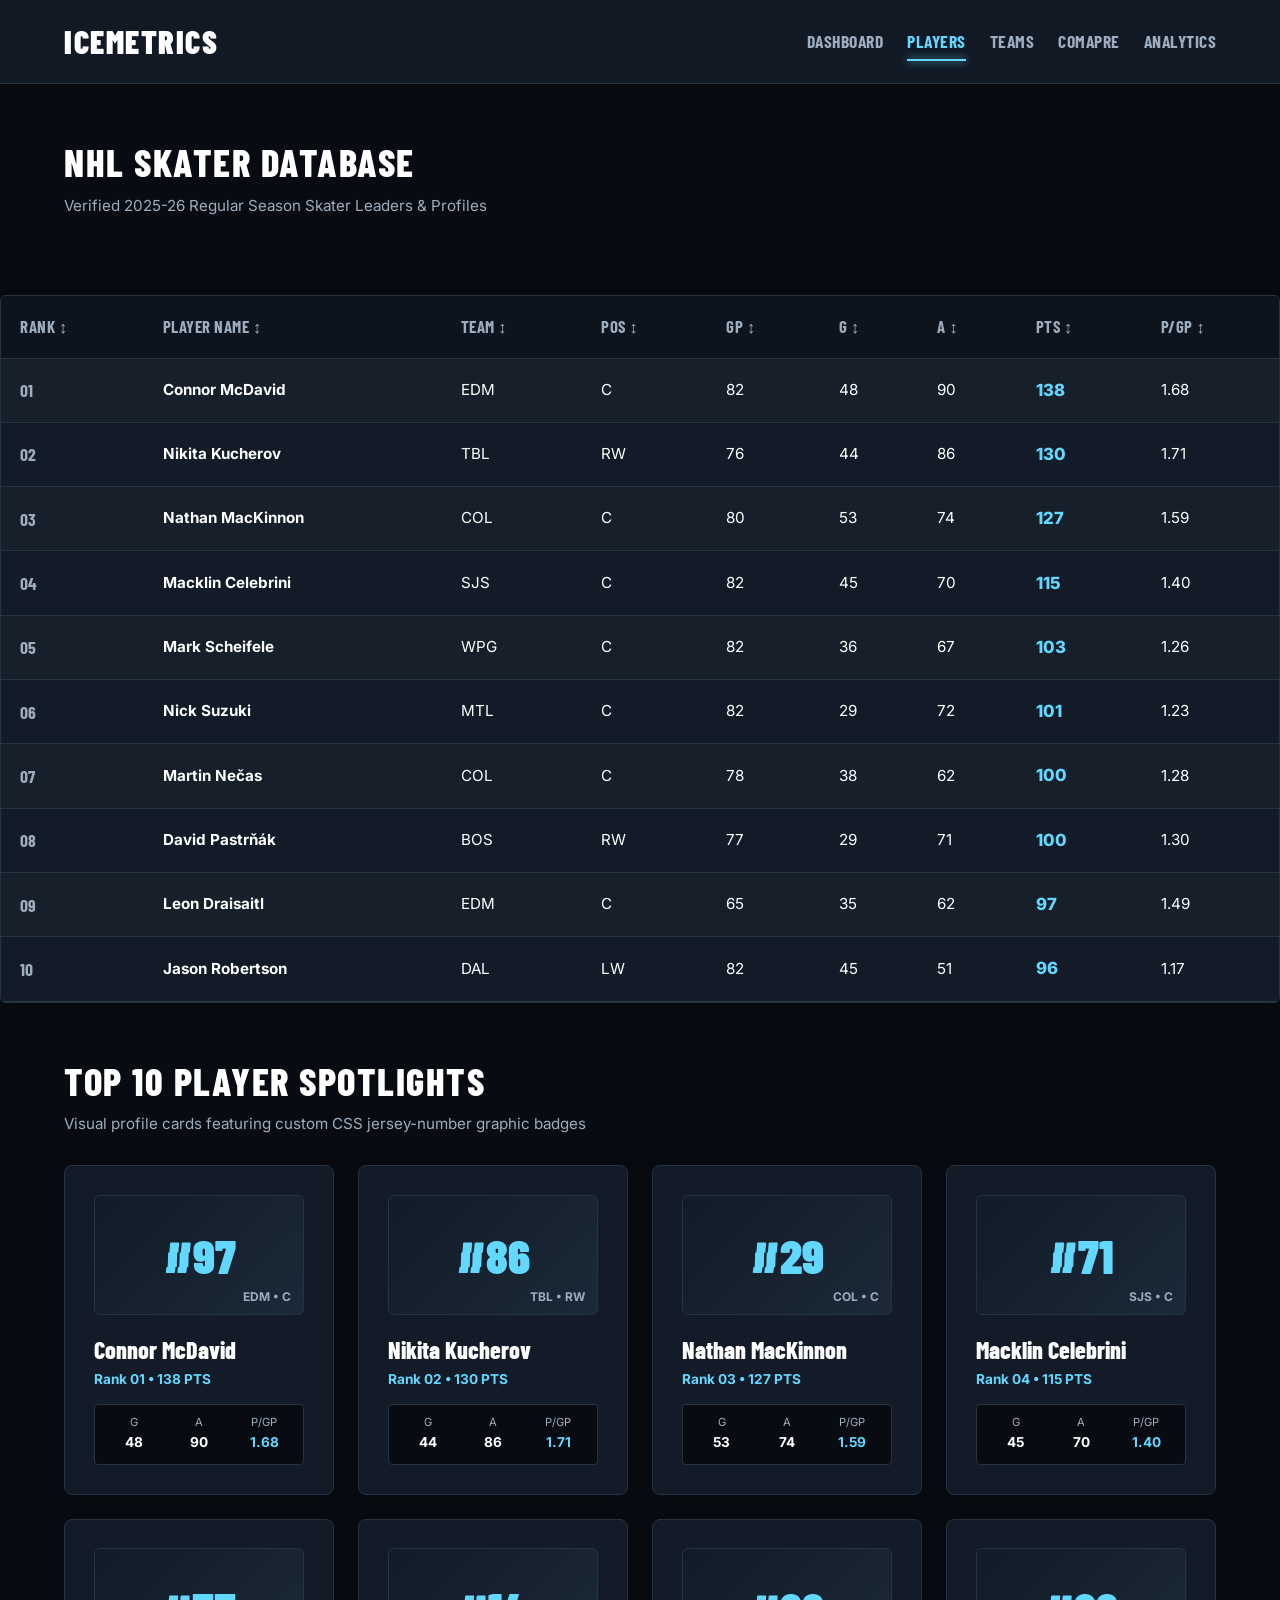
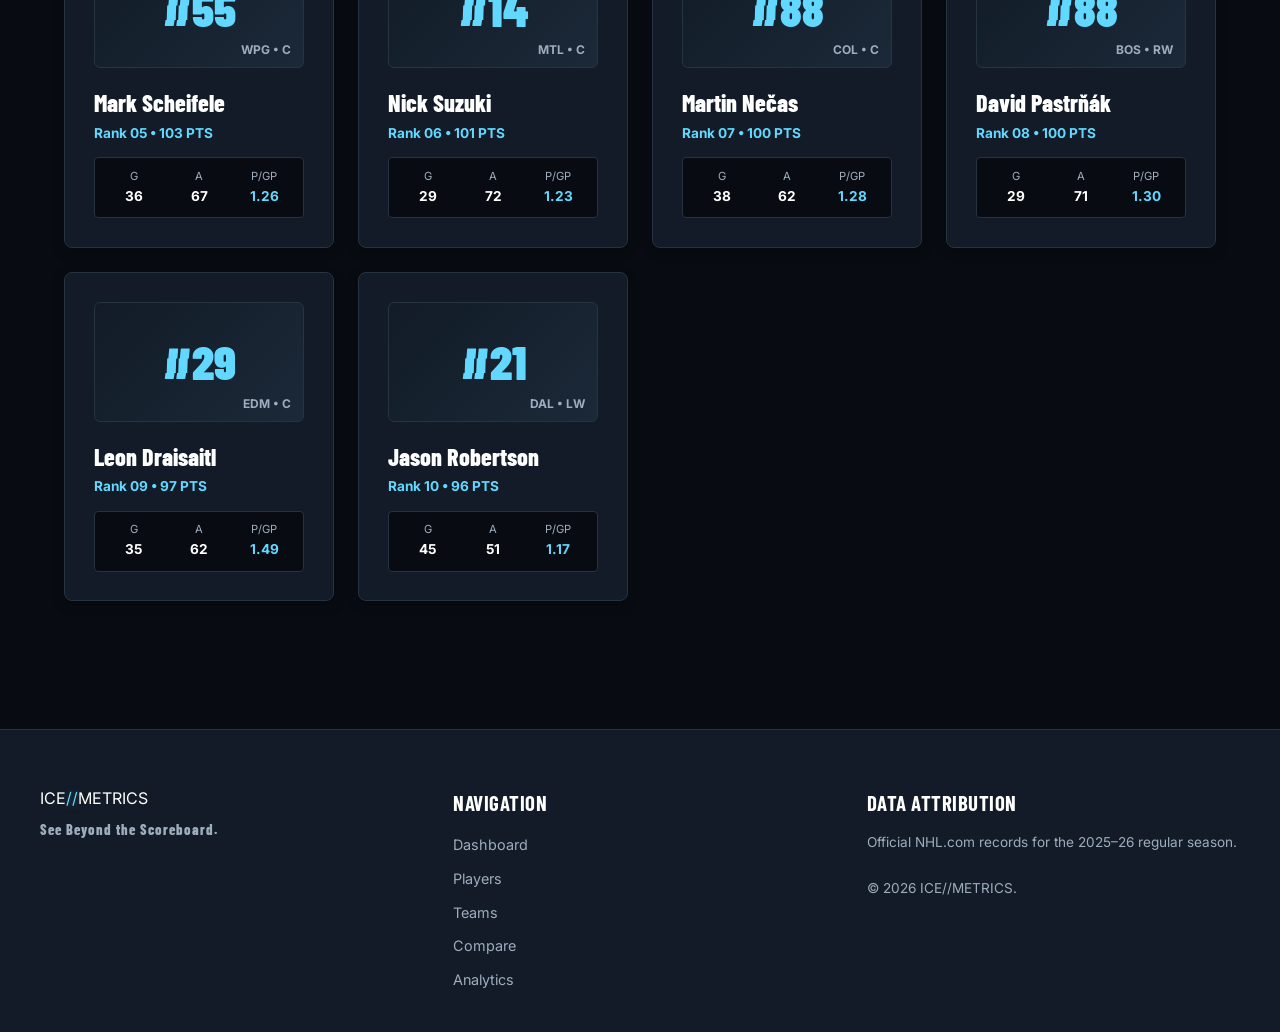
<file: players.html>
<!DOCTYPE html>
<html lang="en">
    <head>
        <meta charset="UTF-8" />
        <meta name="viewport" content="width=device-width, initial-scale=1.0">
        <title>ICE METRICS - Skater Leaders & Profiles</title>
        
        <!-- Google Fonts -->
        <link rel="preconnect" href="https://fonts.googleapis.com">
        <link rel="preconnect" href="https://fonts.gstatic.com" crossorigin>
        <link href="https://fonts.googleapis.com/css2?family=Barlow+Condensed:wght@600;700;800;900&family=Inter:wght@400;500;600;700&display=swap" rel="stylesheet">
        
        <!-- Shared CSS Stylesheet -->
        <link rel="stylesheet" href="styles.css">
    </head>
    <body>
        
        <!-- STICKY HEADER & NAVIGATION -->
        <header class="site-header">
            <div class="header-container">
                <a href="index.html" class="brand-logo">
                    <span class="logo-text">ICE<span class="accent-blue"></span>METRICS</span>
                </a>
                <nav class="main-nav">
                    <ul>
                        <li><a href="index.html" class="nav-link">Dashboard</a></li>
                        <li><a href="players.html" class="nav-link active">Players</a></li>
                        <li><a href="teams.html" class="nav-link">Teams</a></li>
                        <li><a href="compare.html" class="nav-link">Comapre</a></li>
                        <li><a href="analytics.html" class="nav-link">Analytics</a></li>
                    </ul>
                </nav>
            </div>
        </header>
        
        <main>
            <!-- PAGE TITLE & VISUAL SEARCH CONTROLS -->
            <section class="section-container">
                <h1 class="section-title">NHL Skater Database</h1>
                <p class="section-subtitle">Verified 2025-26 Regular Season Skater Leaders & Profiles</p>
             <!-- Table and spotlights follow directly -->
            </section>

            <!-- TOP 10 SKATER LEADERBOARD TABLE -->
            <div class="table-wrapper">
                <table class="data-table">
                    <thead>
                        <tr>
                            <th>Rank ↕</th>
                            <th>Player Name ↕</th>
                            <th>Team ↕</th>
                            <th>Pos ↕</th>
                            <th>GP ↕</th>
                            <th>G ↕</th>
                            <th>A ↕</th>
                            <th>PTS ↕</th>
                            <th>P/GP ↕</th>
                        </tr>
                    </thead>
                    <tbody>
                        <tr>
                            <tr><td class="rank-cell">01</td><td class="player-cell"><strong>Connor McDavid</strong></td><td>EDM</td><td>C</td><td>82</td><td>48</td><td>90</td><td class="highlight-cell">138</td><td>1.68</td></tr>
                        <tr><td class="rank-cell">02</td><td class="player-cell"><strong>Nikita Kucherov</strong></td><td>TBL</td><td>RW</td><td>76</td><td>44</td><td>86</td><td class="highlight-cell">130</td><td>1.71</td></tr>
                        <tr><td class="rank-cell">03</td><td class="player-cell"><strong>Nathan MacKinnon</strong></td><td>COL</td><td>C</td><td>80</td><td>53</td><td>74</td><td class="highlight-cell">127</td><td>1.59</td></tr>
                        <tr><td class="rank-cell">04</td><td class="player-cell"><strong>Macklin Celebrini</strong></td><td>SJS</td><td>C</td><td>82</td><td>45</td><td>70</td><td class="highlight-cell">115</td><td>1.40</td></tr>
                        <tr><td class="rank-cell">05</td><td class="player-cell"><strong>Mark Scheifele</strong></td><td>WPG</td><td>C</td><td>82</td><td>36</td><td>67</td><td class="highlight-cell">103</td><td>1.26</td></tr>
                        <tr><td class="rank-cell">06</td><td class="player-cell"><strong>Nick Suzuki</strong></td><td>MTL</td><td>C</td><td>82</td><td>29</td><td>72</td><td class="highlight-cell">101</td><td>1.23</td></tr>
                        <tr><td class="rank-cell">07</td><td class="player-cell"><strong>Martin Nečas</strong></td><td>COL</td><td>C</td><td>78</td><td>38</td><td>62</td><td class="highlight-cell">100</td><td>1.28</td></tr>
                        <tr><td class="rank-cell">08</td><td class="player-cell"><strong>David Pastrňák</strong></td><td>BOS</td><td>RW</td><td>77</td><td>29</td><td>71</td><td class="highlight-cell">100</td><td>1.30</td></tr>
                        <tr><td class="rank-cell">09</td><td class="player-cell"><strong>Leon Draisaitl</strong></td><td>EDM</td><td>C</td><td>65</td><td>35</td><td>62</td><td class="highlight-cell">97</td><td>1.49</td></tr>
                        <tr><td class="rank-cell">10</td><td class="player-cell"><strong>Jason Robertson</strong></td><td>DAL</td><td>LW</td><td>82</td><td>45</td><td>51</td><td class="highlight-cell">96</td><td>1.17</td></tr>
                    </tbody>
                </table>
            </div>
        </section>

        <!-- TOP 10 PLAYER SPOTLIGHT CARDS (NO PHOTOS — CSS GRAPHIC BADGES) -->
        <section class="section-container">
            <h2 class="section-title">Top 10 Player Spotlights</h2>
            <p class="section-subtitle">Visual profile cards featuring custom CSS jersey-number graphic badges</p>

            <div class="stats-grid">
                <!-- Card 1 -->
                <div class="card-panel">
                    <div style="background: linear-gradient(135deg, #121B27 0%, #1B2938 100%); height: 120px; border-radius: 6px; display: flex; align-items: center; justify-content: center; border: 1px solid var(--border-color); position: relative; margin-bottom: 1rem;">
                        <span style="font-family: var(--font-heading); font-size: 3rem; font-weight: 900; color: var(--accent-blue);">#97</span>
                        <span style="position: absolute; bottom: 8px; right: 12px; font-size: 0.75rem; color: var(--text-secondary); font-weight: 700;">EDM • C</span>
                    </div>
                    <h3 style="font-family: var(--font-heading); font-size: 1.5rem; font-weight: 800;">Connor McDavid</h3>
                    <p style="color: var(--accent-blue); font-size: 0.85rem; font-weight: 700; margin-bottom: 0.8rem;">Rank 01 • 138 PTS</p>
                    <div style="display: grid; grid-template-columns: repeat(3, 1fr); gap: 0.4rem; text-align: center; background: var(--bg-main); padding: 0.6rem; border-radius: 4px; border: 1px solid var(--border-color); font-size: 0.85rem;">
                        <div><span style="display:block; font-size:0.7rem; color:var(--text-secondary);">G</span><strong>48</strong></div>
                        <div><span style="display:block; font-size:0.7rem; color:var(--text-secondary);">A</span><strong>90</strong></div>
                        <div><span style="display:block; font-size:0.7rem; color:var(--text-secondary);">P/GP</span><strong style="color:var(--accent-blue);">1.68</strong></div>
                    </div>
                </div>

                <!-- Card 2 -->
                <div class="card-panel">
                    <div style="background: linear-gradient(135deg, #121B27 0%, #1B2938 100%); height: 120px; border-radius: 6px; display: flex; align-items: center; justify-content: center; border: 1px solid var(--border-color); position: relative; margin-bottom: 1rem;">
                        <span style="font-family: var(--font-heading); font-size: 3rem; font-weight: 900; color: var(--accent-blue);">#86</span>
                        <span style="position: absolute; bottom: 8px; right: 12px; font-size: 0.75rem; color: var(--text-secondary); font-weight: 700;">TBL • RW</span>
                    </div>
                    <h3 style="font-family: var(--font-heading); font-size: 1.5rem; font-weight: 800;">Nikita Kucherov</h3>
                    <p style="color: var(--accent-blue); font-size: 0.85rem; font-weight: 700; margin-bottom: 0.8rem;">Rank 02 • 130 PTS</p>
                    <div style="display: grid; grid-template-columns: repeat(3, 1fr); gap: 0.4rem; text-align: center; background: var(--bg-main); padding: 0.6rem; border-radius: 4px; border: 1px solid var(--border-color); font-size: 0.85rem;">
                        <div><span style="display:block; font-size:0.7rem; color:var(--text-secondary);">G</span><strong>44</strong></div>
                        <div><span style="display:block; font-size:0.7rem; color:var(--text-secondary);">A</span><strong>86</strong></div>
                        <div><span style="display:block; font-size:0.7rem; color:var(--text-secondary);">P/GP</span><strong style="color:var(--accent-blue);">1.71</strong></div>
                    </div>
                </div>

                <!-- Card 3 -->
                <div class="card-panel">
                    <div style="background: linear-gradient(135deg, #121B27 0%, #1B2938 100%); height: 120px; border-radius: 6px; display: flex; align-items: center; justify-content: center; border: 1px solid var(--border-color); position: relative; margin-bottom: 1rem;">
                        <span style="font-family: var(--font-heading); font-size: 3rem; font-weight: 900; color: var(--accent-blue);">#29</span>
                        <span style="position: absolute; bottom: 8px; right: 12px; font-size: 0.75rem; color: var(--text-secondary); font-weight: 700;">COL • C</span>
                    </div>
                    <h3 style="font-family: var(--font-heading); font-size: 1.5rem; font-weight: 800;">Nathan MacKinnon</h3>
                    <p style="color: var(--accent-blue); font-size: 0.85rem; font-weight: 700; margin-bottom: 0.8rem;">Rank 03 • 127 PTS</p>
                    <div style="display: grid; grid-template-columns: repeat(3, 1fr); gap: 0.4rem; text-align: center; background: var(--bg-main); padding: 0.6rem; border-radius: 4px; border: 1px solid var(--border-color); font-size: 0.85rem;">
                        <div><span style="display:block; font-size:0.7rem; color:var(--text-secondary);">G</span><strong>53</strong></div>
                        <div><span style="display:block; font-size:0.7rem; color:var(--text-secondary);">A</span><strong>74</strong></div>
                        <div><span style="display:block; font-size:0.7rem; color:var(--text-secondary);">P/GP</span><strong style="color:var(--accent-blue);">1.59</strong></div>
                    </div>
                </div>

                <!-- Card 4 -->
                <div class="card-panel">
                    <div style="background: linear-gradient(135deg, #121B27 0%, #1B2938 100%); height: 120px; border-radius: 6px; display: flex; align-items: center; justify-content: center; border: 1px solid var(--border-color); position: relative; margin-bottom: 1rem;">
                        <span style="font-family: var(--font-heading); font-size: 3rem; font-weight: 900; color: var(--accent-blue);">#71</span>
                        <span style="position: absolute; bottom: 8px; right: 12px; font-size: 0.75rem; color: var(--text-secondary); font-weight: 700;">SJS • C</span>
                    </div>
                    <h3 style="font-family: var(--font-heading); font-size: 1.5rem; font-weight: 800;">Macklin Celebrini</h3>
                    <p style="color: var(--accent-blue); font-size: 0.85rem; font-weight: 700; margin-bottom: 0.8rem;">Rank 04 • 115 PTS</p>
                    <div style="display: grid; grid-template-columns: repeat(3, 1fr); gap: 0.4rem; text-align: center; background: var(--bg-main); padding: 0.6rem; border-radius: 4px; border: 1px solid var(--border-color); font-size: 0.85rem;">
                        <div><span style="display:block; font-size:0.7rem; color:var(--text-secondary);">G</span><strong>45</strong></div>
                        <div><span style="display:block; font-size:0.7rem; color:var(--text-secondary);">A</span><strong>70</strong></div>
                        <div><span style="display:block; font-size:0.7rem; color:var(--text-secondary);">P/GP</span><strong style="color:var(--accent-blue);">1.40</strong></div>
                    </div>
                </div>

                <!-- Card 5 -->
                <div class="card-panel">
                    <div style="background: linear-gradient(135deg, #121B27 0%, #1B2938 100%); height: 120px; border-radius: 6px; display: flex; align-items: center; justify-content: center; border: 1px solid var(--border-color); position: relative; margin-bottom: 1rem;">
                        <span style="font-family: var(--font-heading); font-size: 3rem; font-weight: 900; color: var(--accent-blue);">#55</span>
                        <span style="position: absolute; bottom: 8px; right: 12px; font-size: 0.75rem; color: var(--text-secondary); font-weight: 700;">WPG • C</span>
                    </div>
                    <h3 style="font-family: var(--font-heading); font-size: 1.5rem; font-weight: 800;">Mark Scheifele</h3>
                    <p style="color: var(--accent-blue); font-size: 0.85rem; font-weight: 700; margin-bottom: 0.8rem;">Rank 05 • 103 PTS</p>
                    <div style="display: grid; grid-template-columns: repeat(3, 1fr); gap: 0.4rem; text-align: center; background: var(--bg-main); padding: 0.6rem; border-radius: 4px; border: 1px solid var(--border-color); font-size: 0.85rem;">
                        <div><span style="display:block; font-size:0.7rem; color:var(--text-secondary);">G</span><strong>36</strong></div>
                        <div><span style="display:block; font-size:0.7rem; color:var(--text-secondary);">A</span><strong>67</strong></div>
                        <div><span style="display:block; font-size:0.7rem; color:var(--text-secondary);">P/GP</span><strong style="color:var(--accent-blue);">1.26</strong></div>
                    </div>
                </div>

                <!-- Card 6 -->
                <div class="card-panel">
                    <div style="background: linear-gradient(135deg, #121B27 0%, #1B2938 100%); height: 120px; border-radius: 6px; display: flex; align-items: center; justify-content: center; border: 1px solid var(--border-color); position: relative; margin-bottom: 1rem;">
                        <span style="font-family: var(--font-heading); font-size: 3rem; font-weight: 900; color: var(--accent-blue);">#14</span>
                        <span style="position: absolute; bottom: 8px; right: 12px; font-size: 0.75rem; color: var(--text-secondary); font-weight: 700;">MTL • C</span>
                    </div>
                    <h3 style="font-family: var(--font-heading); font-size: 1.5rem; font-weight: 800;">Nick Suzuki</h3>
                    <p style="color: var(--accent-blue); font-size: 0.85rem; font-weight: 700; margin-bottom: 0.8rem;">Rank 06 • 101 PTS</p>
                    <div style="display: grid; grid-template-columns: repeat(3, 1fr); gap: 0.4rem; text-align: center; background: var(--bg-main); padding: 0.6rem; border-radius: 4px; border: 1px solid var(--border-color); font-size: 0.85rem;">
                        <div><span style="display:block; font-size:0.7rem; color:var(--text-secondary);">G</span><strong>29</strong></div>
                        <div><span style="display:block; font-size:0.7rem; color:var(--text-secondary);">A</span><strong>72</strong></div>
                        <div><span style="display:block; font-size:0.7rem; color:var(--text-secondary);">P/GP</span><strong style="color:var(--accent-blue);">1.23</strong></div>
                    </div>
                </div>

                <!-- Card 7 -->
                <div class="card-panel">
                    <div style="background: linear-gradient(135deg, #121B27 0%, #1B2938 100%); height: 120px; border-radius: 6px; display: flex; align-items: center; justify-content: center; border: 1px solid var(--border-color); position: relative; margin-bottom: 1rem;">
                        <span style="font-family: var(--font-heading); font-size: 3rem; font-weight: 900; color: var(--accent-blue);">#88</span>
                        <span style="position: absolute; bottom: 8px; right: 12px; font-size: 0.75rem; color: var(--text-secondary); font-weight: 700;">COL • C</span>
                    </div>
                    <h3 style="font-family: var(--font-heading); font-size: 1.5rem; font-weight: 800;">Martin Nečas</h3>
                    <p style="color: var(--accent-blue); font-size: 0.85rem; font-weight: 700; margin-bottom: 0.8rem;">Rank 07 • 100 PTS</p>
                    <div style="display: grid; grid-template-columns: repeat(3, 1fr); gap: 0.4rem; text-align: center; background: var(--bg-main); padding: 0.6rem; border-radius: 4px; border: 1px solid var(--border-color); font-size: 0.85rem;">
                        <div><span style="display:block; font-size:0.7rem; color:var(--text-secondary);">G</span><strong>38</strong></div>
                        <div><span style="display:block; font-size:0.7rem; color:var(--text-secondary);">A</span><strong>62</strong></div>
                        <div><span style="display:block; font-size:0.7rem; color:var(--text-secondary);">P/GP</span><strong style="color:var(--accent-blue);">1.28</strong></div>
                    </div>
                </div>

                <!-- Card 8 -->
                <div class="card-panel">
                    <div style="background: linear-gradient(135deg, #121B27 0%, #1B2938 100%); height: 120px; border-radius: 6px; display: flex; align-items: center; justify-content: center; border: 1px solid var(--border-color); position: relative; margin-bottom: 1rem;">
                        <span style="font-family: var(--font-heading); font-size: 3rem; font-weight: 900; color: var(--accent-blue);">#88</span>
                        <span style="position: absolute; bottom: 8px; right: 12px; font-size: 0.75rem; color: var(--text-secondary); font-weight: 700;">BOS • RW</span>
                    </div>
                    <h3 style="font-family: var(--font-heading); font-size: 1.5rem; font-weight: 800;">David Pastrňák</h3>
                    <p style="color: var(--accent-blue); font-size: 0.85rem; font-weight: 700; margin-bottom: 0.8rem;">Rank 08 • 100 PTS</p>
                    <div style="display: grid; grid-template-columns: repeat(3, 1fr); gap: 0.4rem; text-align: center; background: var(--bg-main); padding: 0.6rem; border-radius: 4px; border: 1px solid var(--border-color); font-size: 0.85rem;">
                        <div><span style="display:block; font-size:0.7rem; color:var(--text-secondary);">G</span><strong>29</strong></div>
                        <div><span style="display:block; font-size:0.7rem; color:var(--text-secondary);">A</span><strong>71</strong></div>
                        <div><span style="display:block; font-size:0.7rem; color:var(--text-secondary);">P/GP</span><strong style="color:var(--accent-blue);">1.30</strong></div>
                    </div>
                </div>

                <!-- Card 9 -->
                <div class="card-panel">
                    <div style="background: linear-gradient(135deg, #121B27 0%, #1B2938 100%); height: 120px; border-radius: 6px; display: flex; align-items: center; justify-content: center; border: 1px solid var(--border-color); position: relative; margin-bottom: 1rem;">
                        <span style="font-family: var(--font-heading); font-size: 3rem; font-weight: 900; color: var(--accent-blue);">#29</span>
                        <span style="position: absolute; bottom: 8px; right: 12px; font-size: 0.75rem; color: var(--text-secondary); font-weight: 700;">EDM • C</span>
                    </div>
                    <h3 style="font-family: var(--font-heading); font-size: 1.5rem; font-weight: 800;">Leon Draisaitl</h3>
                    <p style="color: var(--accent-blue); font-size: 0.85rem; font-weight: 700; margin-bottom: 0.8rem;">Rank 09 • 97 PTS</p>
                    <div style="display: grid; grid-template-columns: repeat(3, 1fr); gap: 0.4rem; text-align: center; background: var(--bg-main); padding: 0.6rem; border-radius: 4px; border: 1px solid var(--border-color); font-size: 0.85rem;">
                        <div><span style="display:block; font-size:0.7rem; color:var(--text-secondary);">G</span><strong>35</strong></div>
                        <div><span style="display:block; font-size:0.7rem; color:var(--text-secondary);">A</span><strong>62</strong></div>
                        <div><span style="display:block; font-size:0.7rem; color:var(--text-secondary);">P/GP</span><strong style="color:var(--accent-blue);">1.49</strong></div>
                    </div>
                </div>

                <!-- Card 10 -->
                <div class="card-panel">
                    <div style="background: linear-gradient(135deg, #121B27 0%, #1B2938 100%); height: 120px; border-radius: 6px; display: flex; align-items: center; justify-content: center; border: 1px solid var(--border-color); position: relative; margin-bottom: 1rem;">
                        <span style="font-family: var(--font-heading); font-size: 3rem; font-weight: 900; color: var(--accent-blue);">#21</span>
                        <span style="position: absolute; bottom: 8px; right: 12px; font-size: 0.75rem; color: var(--text-secondary); font-weight: 700;">DAL • LW</span>
                    </div>
                    <h3 style="font-family: var(--font-heading); font-size: 1.5rem; font-weight: 800;">Jason Robertson</h3>
                    <p style="color: var(--accent-blue); font-size: 0.85rem; font-weight: 700; margin-bottom: 0.8rem;">Rank 10 • 96 PTS</p>
                    <div style="display: grid; grid-template-columns: repeat(3, 1fr); gap: 0.4rem; text-align: center; background: var(--bg-main); padding: 0.6rem; border-radius: 4px; border: 1px solid var(--border-color); font-size: 0.85rem;">
                        <div><span style="display:block; font-size:0.7rem; color:var(--text-secondary);">G</span><strong>45</strong></div>
                        <div><span style="display:block; font-size:0.7rem; color:var(--text-secondary);">A</span><strong>51</strong></div>
                        <div><span style="display:block; font-size:0.7rem; color:var(--text-secondary);">P/GP</span><strong style="color:var(--accent-blue);">1.17</strong></div>
                    </div>
                </div>
            </div>
        </section>
    </main>
    <!-- FOOTER -->
    <footer class="site-footer">
        <div class="footer-container">
            <div class="footer-brand">
                <span class="logo-text">ICE<span class="accent-blue">//</span>METRICS</span>
                <p class="tagline">See Beyond the Scoreboard.</p>
            </div>
            <div class="footer-links">
                <h4>Navigation</h4>
                <ul>
                    <li><a href="index.html">Dashboard</a></li>
                    <li><a href="players.html">Players</a></li>
                    <li><a href="teams.html">Teams</a></li>
                    <li><a href="compare.html">Compare</a></li>
                    <li><a href="analytics.html">Analytics</a></li>
                </ul>
            </div>
            <div class="footer-credits">
                <h4>Data Attribution</h4>
                <p>Official NHL.com records for the 2025–26 regular season.</p>
                <p class="copyright">&copy; 2026 ICE//METRICS.</p>
            </div>
        </div>
    </footer>
    </body>
</html>
</file>
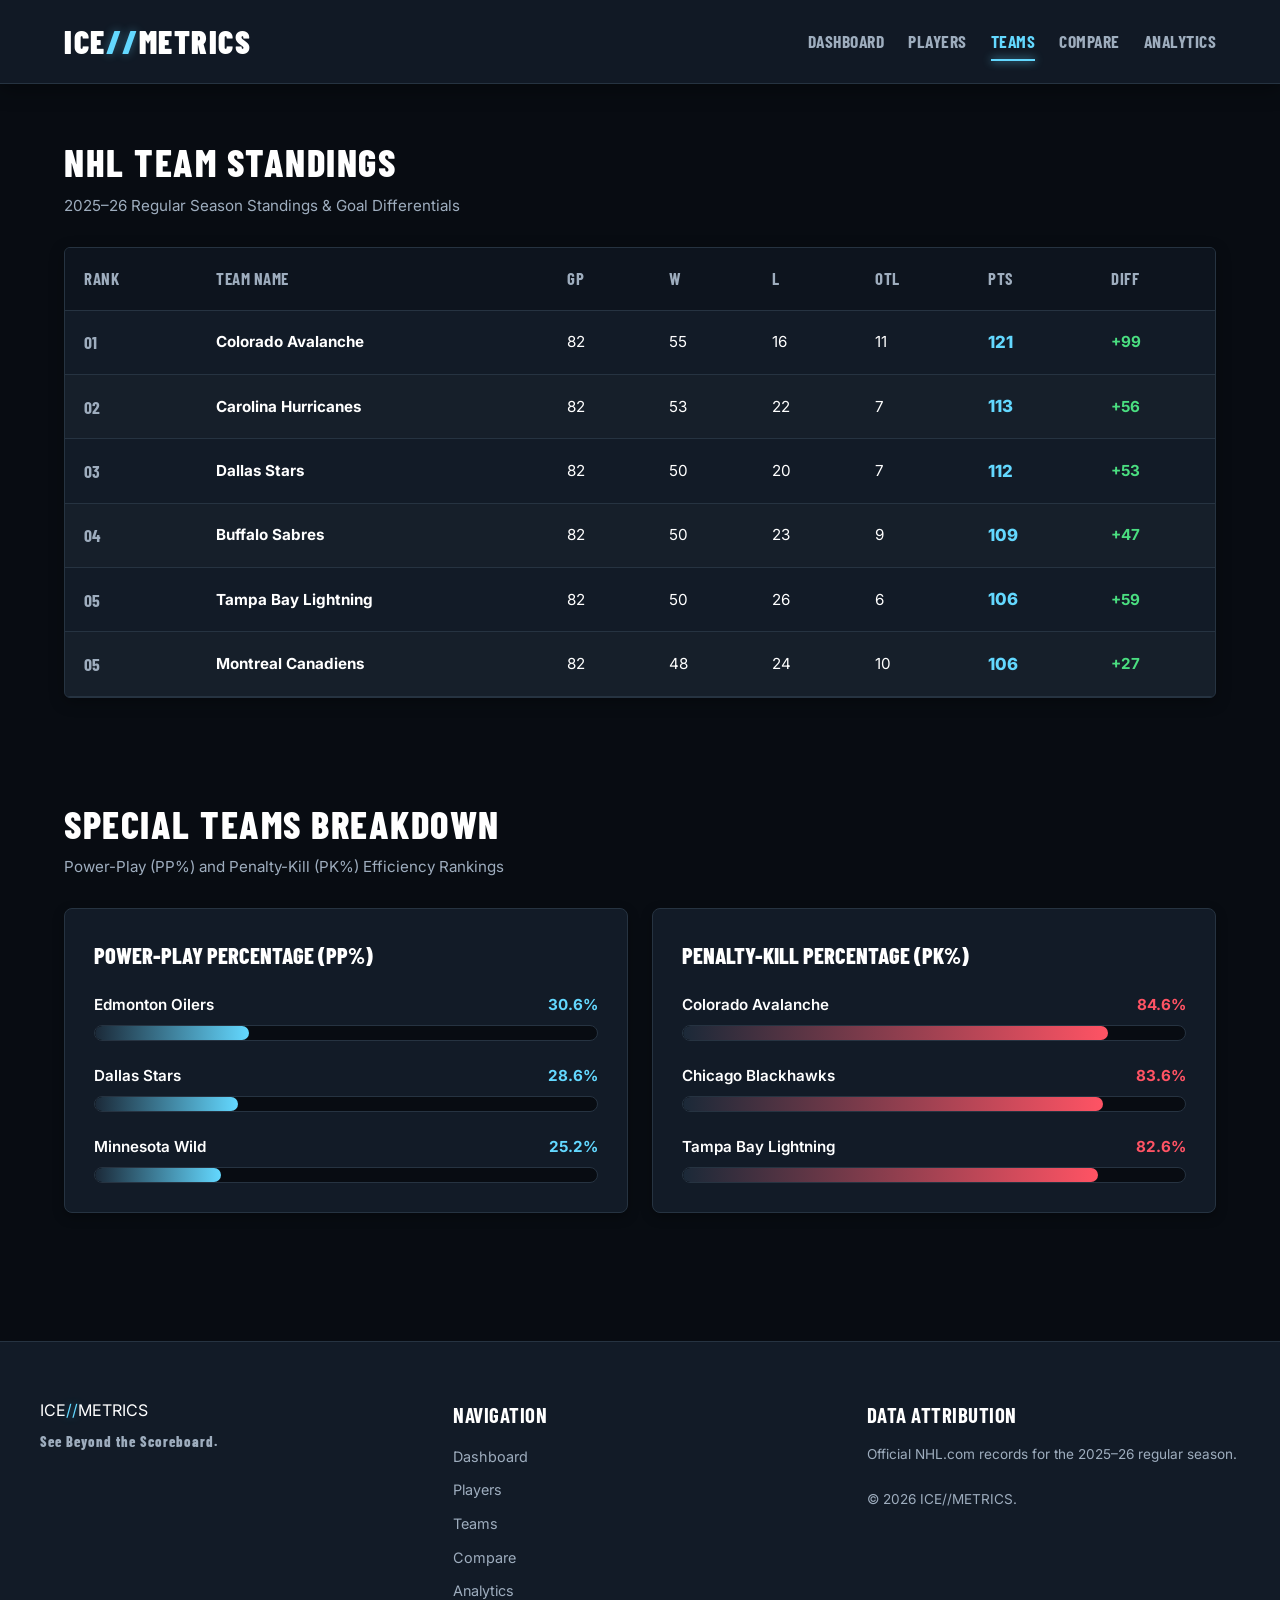
<file: teams.html>
<!DOCTYPE html>
<html lang="en">

<head>
    <meta charset="UTF-8">
    <meta name="viewport" content="width=device-width, initial-scale=1.0">
    <title>ICE//METRICS — Team Standings & Special Teams</title>

    <!-- Google Fonts -->
    <link rel="preconnect" href="https://fonts.googleapis.com">
    <link rel="preconnect" href="https://fonts.gstatic.com" crossorigin>
    <link href="https://fonts.googleapis.com/css2?family=Barlow+Condensed:wght@600;700;800;900&family=Inter:wght@400;500;600;700&display=swap" rel="stylesheet">

    <!-- Shared CSS Stylesheet -->
    <link rel="stylesheet" href="styles.css">
</head>

<body>

    <!-- STICKY HEADER & NAVIGATION -->
    <header class="site-header">
        <div class="header-container">
            <a href="index.html" class="brand-logo">
                <span class="logo-text">ICE<span class="accent-blue">//</span>METRICS</span>
            </a>
            <nav class="main-nav">
                <ul>
                    <li><a href="index.html" class="nav-link">Dashboard</a></li>
                    <li><a href="players.html" class="nav-link">Players</a></li>
                    <li><a href="teams.html" class="nav-link active">Teams</a></li>
                    <li><a href="compare.html" class="nav-link">Compare</a></li>
                    <li><a href="analytics.html" class="nav-link">Analytics</a></li>
                </ul>
            </nav>
        </div>
    </header>

    <main>
        <!-- NHL TEAM STANDINGS TABLE -->
        <section class="section-container">
            <h1 class="section-title">NHL Team Standings</h1>
            <p class="section-subtitle">2025–26 Regular Season Standings & Goal Differentials</p>

            <div class="table-wrapper">
                <table class="data-table">
                    <thead>
                        <tr>
                            <th>Rank</th>
                            <th>Team Name</th>
                            <th>GP</th>
                            <th>W</th>
                            <th>L</th>
                            <th>OTL</th>
                            <th>PTS</th>
                            <th>DIFF</th>
                        </tr>
                    </thead>
                    <tbody>
                        <tr>
                            <td class="rank-cell">01</td>
                            <td class="player-cell"><strong>Colorado Avalanche</strong></td>
                            <td>82</td>
                            <td>55</td>
                            <td>16</td>
                            <td>11</td>
                            <td class="highlight-cell">121</td>
                            <td style="color: #4ade80; font-weight: 700;">+99</td>
                        </tr>
                        <tr>
                            <td class="rank-cell">02</td>
                            <td class="player-cell"><strong>Carolina Hurricanes</strong></td>
                            <td>82</td>
                            <td>53</td>
                            <td>22</td>
                            <td>7</td>
                            <td class="highlight-cell">113</td>
                            <td style="color: #4ade80; font-weight: 700;">+56</td>
                        </tr>
                        <tr>
                            <td class="rank-cell">03</td>
                            <td class="player-cell"><strong>Dallas Stars</strong></td>
                            <td>82</td>
                            <td>50</td>
                            <td>20</td>
                            <td>7</td>
                            <td class="highlight-cell">112</td>
                            <td style="color: #4ade80; font-weight: 700;">+53</td>
                        </tr>
                        <tr>
                            <td class="rank-cell">04</td>
                            <td class="player-cell"><strong>Buffalo Sabres</strong></td>
                            <td>82</td>
                            <td>50</td>
                            <td>23</td>
                            <td>9</td>
                            <td class="highlight-cell">109</td>
                            <td style="color: #4ade80; font-weight: 700;">+47</td>
                        </tr>
                        <tr>
                            <td class="rank-cell">05</td>
                            <td class="player-cell"><strong>Tampa Bay Lightning</strong></td>
                            <td>82</td>
                            <td>50</td>
                            <td>26</td>
                            <td>6</td>
                            <td class="highlight-cell">106</td>
                            <td style="color: #4ade80; font-weight: 700;">+59</td>
                        </tr>
                        <tr>
                            <td class="rank-cell">05</td>
                            <td class="player-cell"><strong>Montreal Canadiens</strong></td>
                            <td>82</td>
                            <td>48</td>
                            <td>24</td>
                            <td>10</td>
                            <td class="highlight-cell">106</td>
                            <td style="color: #4ade80; font-weight: 700;">+27</td>
                        </tr>
                    </tbody>
                </table>
            </div>
        </section>

        <!-- SPECIAL TEAMS VISUALIZATIONS -->
        <section class="section-container">
            <h2 class="section-title">Special Teams Breakdown</h2>
            <p class="section-subtitle">Power-Play (PP%) and Penalty-Kill (PK%) Efficiency Rankings</p>

            <div class="stats-grid">
                <!-- Power Play Card -->
                <div class="card-panel">
                    <h3 style="font-family: var(--font-heading); font-size: 1.4rem; font-weight: 800; margin-bottom: 1.2rem; text-transform: uppercase;">Power-Play Percentage (PP%)</h3>

                    <div class="trend-item">
                        <div class="trend-info">
                            <span>Edmonton Oilers</span>
                            <span class="trend-value">30.6%</span>
                        </div>
                        <div class="progress-bar-container">
                            <div class="progress-bar-fill fill-blue" style="width: 30.6%;"></div>
                        </div>
                    </div>

                    <div class="trend-item">
                        <div class="trend-info">
                            <span>Dallas Stars</span>
                            <span class="trend-value">28.6%</span>
                        </div>
                        <div class="progress-bar-container">
                            <div class="progress-bar-fill fill-blue" style="width: 28.6%;"></div>
                        </div>
                    </div>

                    <div class="trend-item">
                        <div class="trend-info">
                            <span>Minnesota Wild</span>
                            <span class="trend-value">25.2%</span>
                        </div>
                        <div class="progress-bar-container">
                            <div class="progress-bar-fill fill-blue" style="width: 25.2%;"></div>
                        </div>
                    </div>
                </div>

                <!-- Penalty Kill Card -->
                <div class="card-panel">
                    <h3 style="font-family: var(--font-heading); font-size: 1.4rem; font-weight: 800; margin-bottom: 1.2rem; text-transform: uppercase;">Penalty-Kill Percentage (PK%)</h3>

                    <div class="trend-item">
                        <div class="trend-info">
                            <span>Colorado Avalanche</span>
                            <span class="trend-value" style="color: var(--accent-red);">84.6%</span>
                        </div>
                        <div class="progress-bar-container">
                            <div class="progress-bar-fill fill-red" style="width: 84.6%;"></div>
                        </div>
                    </div>

                    <div class="trend-item">
                        <div class="trend-info">
                            <span>Chicago Blackhawks</span>
                            <span class="trend-value" style="color: var(--accent-red);">83.6%</span>
                        </div>
                        <div class="progress-bar-container">
                            <div class="progress-bar-fill fill-red" style="width: 83.6%;"></div>
                        </div>
                    </div>

                    <div class="trend-item">
                        <div class="trend-info">
                            <span>Tampa Bay Lightning</span>
                            <span class="trend-value" style="color: var(--accent-red);">82.6%</span>
                        </div>
                        <div class="progress-bar-container">
                            <div class="progress-bar-fill fill-red" style="width: 82.6%;"></div>
                        </div>
                    </div>
                </div>
            </div>
        </section>
    </main>

    <!-- FOOTER -->
    <footer class="site-footer">
        <div class="footer-container">
            <div class="footer-brand">
                <span class="logo-text">ICE<span class="accent-blue">//</span>METRICS</span>
                <p class="tagline">See Beyond the Scoreboard.</p>
            </div>
            <div class="footer-links">
                <h4>Navigation</h4>
                <ul>
                    <li><a href="index.html">Dashboard</a></li>
                    <li><a href="players.html">Players</a></li>
                    <li><a href="teams.html">Teams</a></li>
                    <li><a href="compare.html">Compare</a></li>
                    <li><a href="analytics.html">Analytics</a></li>
                </ul>
            </div>
            <div class="footer-credits">
                <h4>Data Attribution</h4>
                <p>Official NHL.com records for the 2025–26 regular season.</p>
                <p class="copyright">&copy; 2026 ICE//METRICS.</p>
            </div>
        </div>
    </footer>
</body>

</html>
</file>
<file: styles.css>
/* 1. GLOBAL STYLES, VARIABLES & SMOOTH SCROLLING */
/* Enable Smooth Anchor Scrolling Across Entire Document */
html {
    scroll-behavior: smooth;
}

:root {
    /*Color Palette */
    --bg-main: #080C12;        /* Main Background */
    --bg-card: #121B27;        /* Cards and Panels */
    --bg-hover: #1B2938;        /* Hover Backgrounds */
    --accent-blue: #63D8FF;        /* Ice Blue Accent */
    --accent-red: #FF5364;        /* Power Red Accent */
    --text-primary: #FFFFFF;        /* Primary Text */
    --text-secondary: #9EADBE;        /* Secondary Text */
    --border-color: #263341;        /* Subtle Borders */
    
    /* Typography */
    --font-heading: 'Barlow Condensed', sans-serif;
    --font-body: 'Inter', sans-serif;
}

/* Base Reset */
* {
    margin: 0;
    padding: 0;
    box-sizing: border-box;
}

body {
    background-color: var(--bg-main);
    color: var(--text-primary);
    font-family: var(--font-body);
    line-height: 1.6;
    overflow-x: hidden;
}

/* Accessible Focus States for Keyboard Navigation */
a:focus-visible,
button:focus-visible,
input:focus-visible,
select:focus-visible {
    outline: 2px solid var(--accent-blue);
    outline-offset: 4px;
    box-shadow: 0 0 10px rgba(99, 216, 255, 0.5);
}

/* Standard Hyperlink Styles */
a {
    color: var(--accent-blue);
    text-decoration: none;
    transition: color 0.2s ease;
}

a:hover{
    color: #FFFFFF;
}

/* Content Container Layout */
.section-container {
    max-width: 1200px;
    margin: 0 auto;
    padding: 3rem 1.5rem;
}

.section-title {
    font-family: var(--font-heading);
    font-size: 2.4rem;
    font-weight: 800;
    text-transform: uppercase;
    letter-spacing: 1.5px;
    color: var(--text-primary);
}

.section-subtitle {
    color: var(--text-secondary);
    font-size: 0.95rem;
    margin-bottom: 1.8rem;
}

/* Panel Card Container */
.card-panel {
    background-color: var(--bg-card);
    border: 1px solid var(--border-color);
    border-radius: 8px;
    padding: 1.8rem;
    box-shadow: 0 4px 12px rgba(0, 0, 0, 0.3);
}

/* 2. STICKY HEADER & ANIMATED NAVIGATION BAR */
.site-header {
    background-color: rgba(18, 27, 39, 0.95);
    backdrop-filter: blue(8px);
    border-bottom: 1px solid var(--border-color);
    
    /* Sticky Header Properties */
    position: sticky;
    top: 0;
    z-index: 1000;
    
    /* Subtle Box Shadow */
    box-shadow: 0 4px 20px rgba(0, 0, 0, 0.4);
    transition: all 0.3s ease;
}

.header-container {
    max-width: 1200px;
    margin: 0 auto;
    padding: 1rem 1.5rem;
    display: flex;
    justify-content: space-between;
    align-items: center;
}

.brand-logo {
    font-family: var(--font-heading);
    font-size: 2rem;
    font-weight: 900;
    color: var(--text-primary);
    letter-spacing: 1.5px;
    display: flex;
    align-items: center;
}

.accent-blue {
    color: var(--accent-blue);
    text-shadow: 0 0 10px rgba(99, 216, 255, 0.4);
}

.main-nav ul {
    display: flex;
    list-style: none;
    gap: 1.5rem;
}

/* Animated Nav Links with Underline Transition */
.nav-link {
    color: var(--text-secondary);
    font-family: var(--font-heading);
    font-size: 1.1rem;
    font-weight: 700;
    letter-spacing: 0.5px;
    text-transform: uppercase;
    padding: 0.4rem 0;
    position: relative;
    transition: color 0.25s ease;
}

/* Animated Underline Effect using ::after Pseudoelement */
.nav-link::after {
    content: '';
    position: absolute;
    width: 100%;
    height: 2px;
    bottom: -2px;
    left: 0;
    background-color: var(--accent-blue);
    box-shadow: 0 0 8px var(--accent-blue);
    transform: scaleX(0);
    transform-origin: bottom right;
    transition: transform 0.3s cubic-bezier(0.65, 0, 0.35, 1);
}

.nav-link:hover {
    color: var(--text-primary);
}

.nav-link:hover::after,
.nav-link.active::after {
    transform: scaleX(1);
    transform-origin: bottom left;
}

.nav-link.active {
    color: var(--accent-blue);
}


/* ==========================================================================
   3. HERO SECTION (WITH ICE-RINK VISUAL PATTERN)
   ========================================================================== */

.hero-section {
    position: relative;
    background: linear-gradient(180deg, #121B27 0%, #080C12 100%);
    border-bottom: 1px solid var(--border-color);
    padding: 5.5rem 1.5rem;
    text-align: center;
    overflow: hidden;
}

/* Subtle Ice-Rink Red/Blue Line Background Overlay */
.hero-section::before {
    content: '';
    position: absolute;
    top: 0;
    left: 50%;
    transform: translateX(-50%);
    width: 100%;
    max-width: 1000px;
    height: 100%;
    background: 
        radial-gradient(circle, rgba(99, 216, 255, 0.05) 0%, transparent 60%),
        linear-gradient(90deg, transparent 49.5%, rgba(255, 83, 100, 0.15) 50%, transparent 50.5%);
    pointer-events: none;
}

.hero-content {
    position: relative;
    max-width: 800px;
    margin: 0 auto;
    z-index: 2;
}

.hero-tagline {
    color: var(--accent-blue);
    font-family: var(--font-heading);
    font-size: 1.3rem;
    letter-spacing: 2px;
    font-weight: 800;
    display: block;
    margin-bottom: 0.6rem;
    text-shadow: 0 0 12px rgba(99, 216, 255, 0.3);
}

.hero-title {
    font-family: var(--font-heading);
    font-size: 4rem;
    line-height: 1.05;
    font-weight: 900;
    margin-bottom: 1.2rem;
    letter-spacing: 1px;
    text-transform: uppercase;
}

.hero-description {
    color: var(--text-secondary);
    font-size: 1.15rem;
    margin-bottom: 2.2rem;
    max-width: 700px;
    margin-left: auto;
    margin-right: auto;
}

.hero-buttons {
    display: flex;
    justify-content: center;
    gap: 1.2rem;
    flex-wrap: wrap;
}

/* Button Component Styles */
.btn {
    display: inline-block;
    padding: 0.85rem 1.8rem;
    font-family: var(--font-heading);
    font-size: 1.15rem;
    font-weight: 800;
    letter-spacing: 0.5px;
    text-transform: uppercase;
    border-radius: 4px;
    transition: all 0.25s ease;
}

.btn-primary {
    background-color: var(--accent-blue);
    color: #080C12;
    box-shadow: 0 0 15px rgba(99, 216, 255, 0.25);
}

.btn-primary:hover {
    background-color: #8ce3ff;
    color: #080C12;
    box-shadow: 0 0 25px rgba(99, 216, 255, 0.45);
    transform: translateY(-2px);
}

.btn-secondary {
    background-color: transparent;
    color: var(--text-primary);
    border: 1px solid var(--border-color);
}

.btn-secondary:hover {
    background-color: var(--bg-hover);
    border-color: var(--accent-blue);
    transform: translateY(-2px);
}


/* ==========================================================================
   4. STATISTICAL OVERVIEW CARDS (GRID)
   ========================================================================== */

.stats-grid {
    display: grid;
    grid-template-columns: repeat(auto-fit, minmax(240px, 1fr));
    gap: 1.5rem;
}

.stat-card {
    background-color: var(--bg-card);
    border: 1px solid var(--border-color);
    padding: 1.8rem;
    border-radius: 6px;
    display: flex;
    flex-direction: column;
    transition: all 0.25s ease;
    box-shadow: 0 4px 12px rgba(0, 0, 0, 0.2);
}

.stat-card:hover {
    border-color: var(--accent-blue);
    background-color: var(--bg-hover);
    box-shadow: 0 6px 20px rgba(99, 216, 255, 0.15);
    transform: translateY(-3px);
}

.stat-label {
    color: var(--text-secondary);
    font-size: 0.85rem;
    font-weight: 600;
    text-transform: uppercase;
    letter-spacing: 0.5px;
}

.stat-number {
    font-family: var(--font-heading);
    font-size: 3.2rem;
    font-weight: 800;
    color: var(--accent-blue);
    line-height: 1.1;
    margin: 0.4rem 0;
    text-shadow: 0 0 10px rgba(99, 216, 255, 0.2);
}

.stat-detail {
    color: var(--text-secondary);
    font-size: 0.85rem;
}


/* ==========================================================================
   5. DATA TABLE STYLING
   ========================================================================== */

.section-header-flex {
    display: flex;
    justify-content: space-between;
    align-items: flex-end;
    margin-bottom: 0.5rem;
}

.view-all-link {
    font-size: 0.95rem;
    font-weight: 700;
    margin-bottom: 1.8rem;
}

.table-wrapper {
    overflow-x: auto;
    background-color: var(--bg-card);
    border: 1px solid var(--border-color);
    border-radius: 6px;
    box-shadow: 0 4px 15px rgba(0, 0, 0, 0.3);
}

.data-table {
    width: 100%;
    border-collapse: collapse;
    text-align: left;
    font-size: 0.95rem;
}

.data-table th, 
.data-table td {
    padding: 1.1rem 1.2rem;
    border-bottom: 1px solid var(--border-color);
}

.data-table th {
    background-color: #0d141e;
    color: var(--text-secondary);
    font-family: var(--font-heading);
    font-size: 1.05rem;
    font-weight: 700;
    letter-spacing: 0.5px;
    text-transform: uppercase;
}

.data-table tbody tr:nth-child(even) {
    background-color: rgba(255, 255, 255, 0.015);
}

.data-table tbody tr:hover {
    background-color: var(--bg-hover);
}

.rank-cell {
    color: var(--text-secondary);
    font-weight: 700;
    font-family: var(--font-heading);
    font-size: 1.1rem;
}

.player-cell {
    color: var(--text-primary);
}

.highlight-cell {
    color: var(--accent-blue);
    font-weight: 800;
    font-size: 1.05rem;
}


/* ==========================================================================
   6. CSS PROGRESS BARS & CHARTS
   ========================================================================== */

.trend-item {
    margin-bottom: 1.4rem;
}

.trend-item:last-child {
    margin-bottom: 0;
}

.trend-info {
    display: flex;
    justify-content: space-between;
    margin-bottom: 0.5rem;
    font-size: 0.95rem;
    font-weight: 600;
}

.trend-value {
    color: var(--accent-blue);
    font-weight: 700;
}

.progress-bar-container {
    background-color: var(--bg-main);
    border: 1px solid var(--border-color);
    height: 16px;
    border-radius: 10px;
    overflow: hidden;
}

.progress-bar-fill {
    height: 100%;
    border-radius: 10px;
    transition: width 0.6s ease;
}

.fill-blue {
    background: linear-gradient(90deg, #1B2938 0%, var(--accent-blue) 100%);
}

.fill-red {
    background: linear-gradient(90deg, #1B2938 0%, var(--accent-red) 100%);
}

.fill-slate {
    background-color: var(--text-secondary);
}

/* Horizontal Bar Chart Component */
.chart-container {
    display: flex;
    flex-direction: column;
    gap: 1.2rem;
}

.chart-row {
    display: flex;
    flex-direction: column;
    gap: 0.4rem;
}

.chart-label {
    font-weight: 600;
    font-size: 0.95rem;
}

.chart-bar-wrapper {
    background-color: var(--bg-main);
    border: 1px solid var(--border-color);
    border-radius: 4px;
    height: 32px;
    width: 100%;
    overflow: hidden;
}

.chart-bar {
    background: linear-gradient(90deg, #1B2938 0%, var(--accent-blue) 100%);
    height: 100%;
    display: flex;
    align-items: center;
    justify-content: flex-end;
    padding-right: 0.8rem;
    border-radius: 4px;
    transition: width 0.6s ease;
}

.chart-value {
    color: #080C12;
    font-weight: 900;
    font-size: 0.85rem;
}


/* ==========================================================================
   7. FOOTER STYLING
   ========================================================================== */

.site-footer {
    background-color: var(--bg-card);
    border-top: 1px solid var(--border-color);
    margin-top: 5rem;
    padding: 3.5rem 1.5rem 2rem;
}

.footer-container {
    max-width: 1200px;
    margin: 0 auto;
    display: grid;
    grid-template-columns: repeat(auto-fit, minmax(220px, 1fr));
    gap: 2.5rem;
}

.tagline {
    color: var(--accent-blue);
    font-family: var(--font-heading);
    font-weight: 800;
    letter-spacing: 1px;
    margin-top: 0.2rem;
}

.footer-brand p {
    color: var(--text-secondary);
    font-size: 0.9rem;
    margin-top: 0.4rem;
}

.footer-links h4, 
.footer-credits h4 {
    font-family: var(--font-heading);
    font-size: 1.3rem;
    margin-bottom: 0.8rem;
    color: var(--text-primary);
    letter-spacing: 0.5px;
    text-transform: uppercase;
}

.footer-links ul {
    list-style: none;
}

.footer-links li {
    margin-bottom: 0.5rem;
}

.footer-links a {
    color: var(--text-secondary);
    font-size: 0.9rem;
}

.footer-links a:hover {
    color: var(--accent-blue);
}

.footer-credits p {
    color: var(--text-secondary);
    font-size: 0.85rem;
    margin-bottom: 0.6rem;
}

.copyright {
    margin-top: 1.5rem;
    font-size: 0.8rem;
    color: var(--text-secondary);
}


/* ==========================================================================
   8. MEDIA QUERIES (RESPONSIVE MOBILE & TABLET DESIGN)
   ========================================================================== */

@media (max-width: 768px) {
    .header-container {
        flex-direction: column;
        gap: 0.8rem;
        text-align: center;
    }

    .main-nav ul {
        flex-wrap: wrap;
        justify-content: center;
        gap: 0.8rem 1.2rem;
    }

    .hero-title {
        font-size: 2.8rem;
    }

    .section-header-flex {
        flex-direction: column;
        align-items: flex-start;
    }
}
</file>
